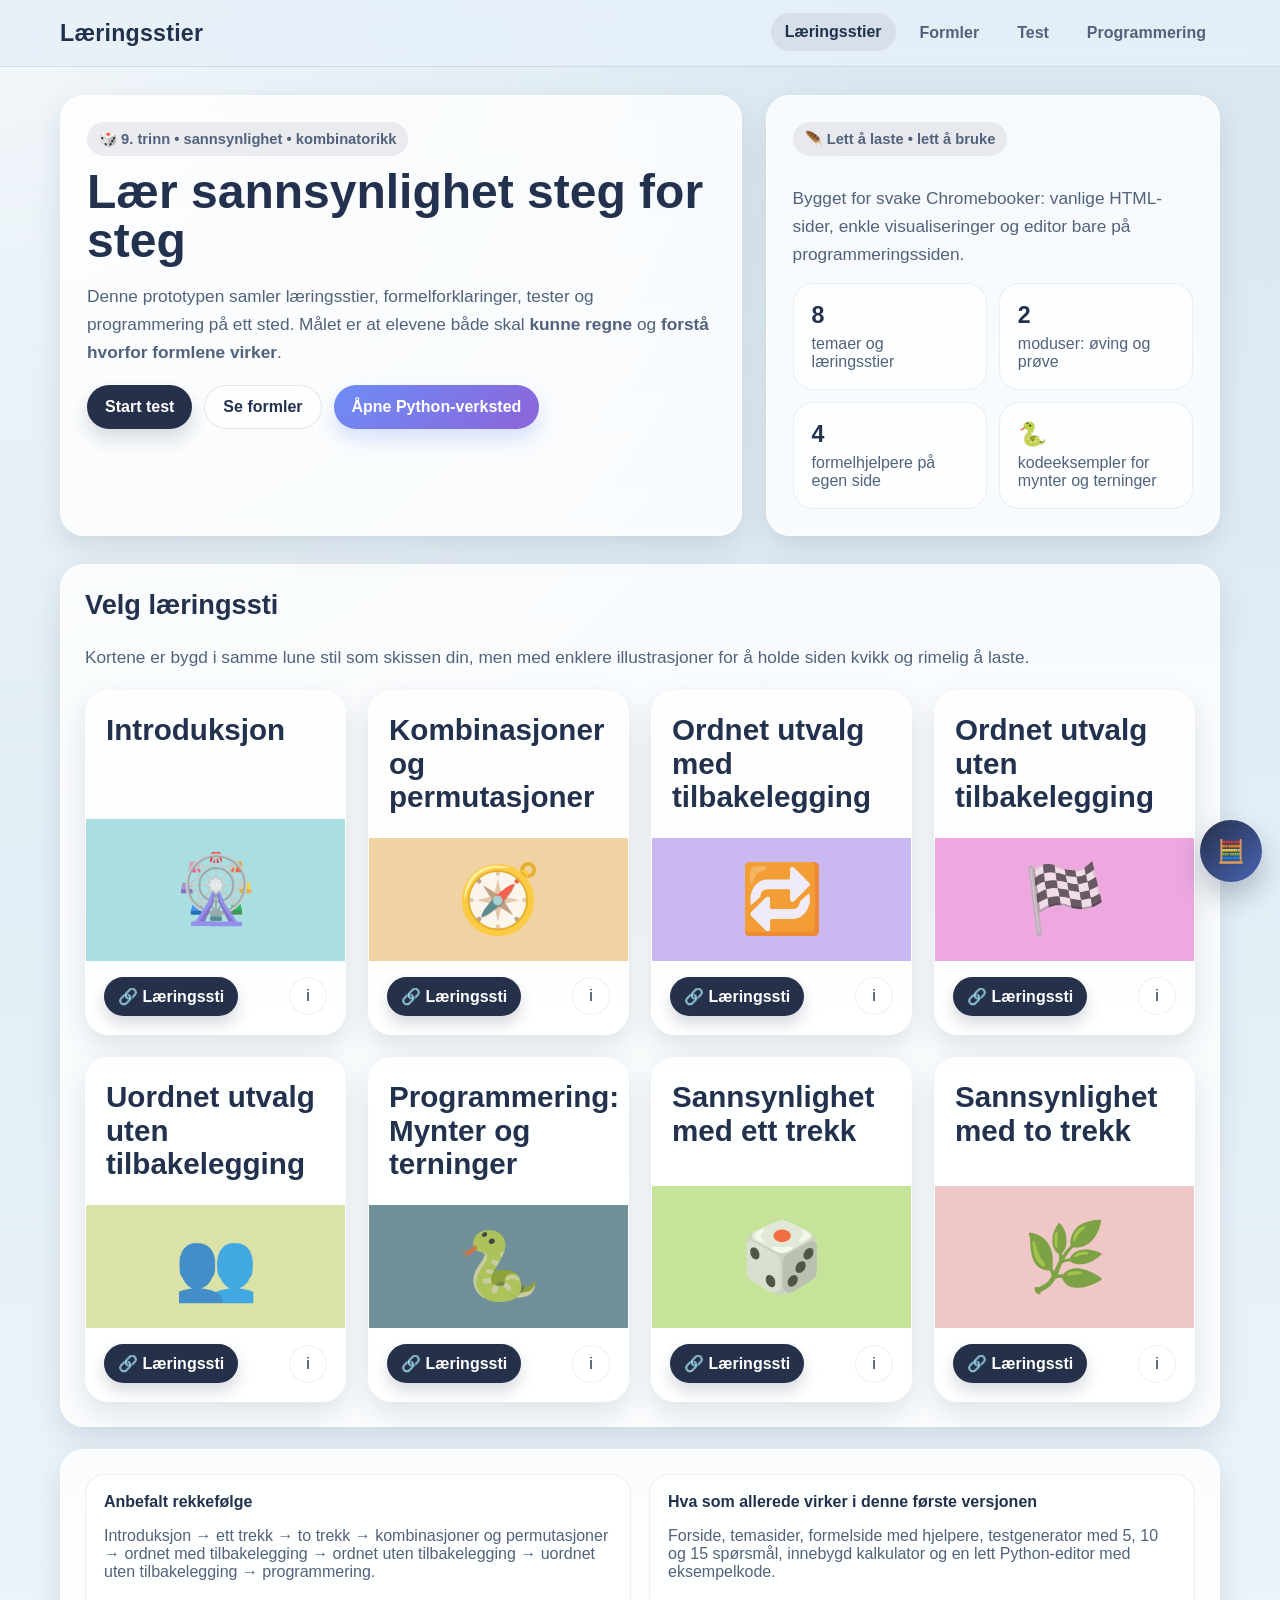
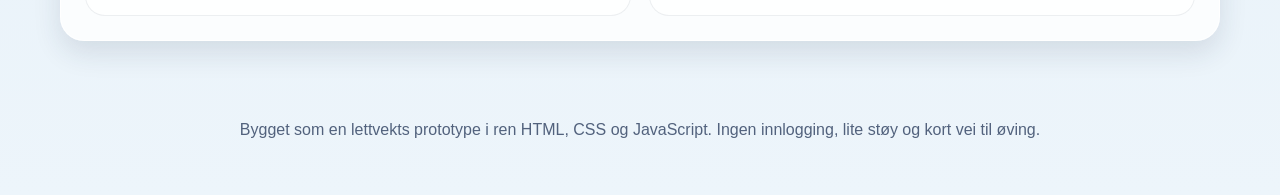
<file: index.html>
<!DOCTYPE html>
    <html lang="no">
    <head>
        <meta charset="UTF-8">
        <meta name="viewport" content="width=device-width, initial-scale=1.0">
        <title>Læringsstier for sannsynlighet</title>
        <link rel="stylesheet" href="css/styles.css">

    </head>
    <body class="">
        <header class="topbar">
            <div class="topbar-inner">
                <a class="brand" href="index.html">Læringsstier</a>
                <nav class="nav">
                    <a href="index.html" data-nav>Læringsstier</a>
<a href="formler.html" data-nav>Formler</a>
<a href="test.html" data-nav>Test</a>
<a href="programmering.html" data-nav>Programmering</a>
                </nav>
            </div>
        </header>


<main class="container">
    <section class="hero">
        <div class="panel hero-copy">
            <div class="eyebrow">🎲 9. trinn • sannsynlighet • kombinatorikk</div>
            <h1>Lær sannsynlighet steg for steg</h1>
            <p class="lead">
                Denne prototypen samler læringsstier, formelforklaringer, tester og programmering på ett sted.
                Målet er at elevene både skal <strong>kunne regne</strong> og <strong>forstå hvorfor formlene virker</strong>.
            </p>
            <div class="hero-actions">
                <a class="btn btn-dark" href="test.html">Start test</a>
                <a class="btn btn-light" href="formler.html">Se formler</a>
                <a class="btn btn-accent" href="programmering.html">Åpne Python-verksted</a>
            </div>
        </div>
        <div class="panel hero-side">
            <div>
                <div class="eyebrow">🪶 Lett å laste • lett å bruke</div>
                <p class="lead" style="margin-bottom: 0;">
                    Bygget for svake Chromebooker: vanlige HTML-sider, enkle visualiseringer og editor bare på programmeringssiden.
                </p>
            </div>
            <div class="stat-grid">
                <div class="stat-card">
                    <strong>8</strong>
                    <span class="muted">temaer og læringsstier</span>
                </div>
                <div class="stat-card">
                    <strong>2</strong>
                    <span class="muted">moduser: øving og prøve</span>
                </div>
                <div class="stat-card">
                    <strong>4</strong>
                    <span class="muted">formelhjelpere på egen side</span>
                </div>
                <div class="stat-card">
                    <strong>🐍</strong>
                    <span class="muted">kodeeksempler for mynter og terninger</span>
                </div>
            </div>
        </div>
    </section>

    <section class="section">
        <h2>Velg læringssti</h2>
        <p class="lead">Kortene er bygd i samme lune stil som skissen din, men med enklere illustrasjoner for å holde siden kvikk og rimelig å laste.</p>

        <div class="grid card-grid">
            <article class="card topic-card">
                <div class="card-top"><h3>Introduksjon</h3></div>
                <div class="card-visual bg-intro"><div class="scene">🎡</div></div>
                <div class="card-bottom">
                    <a class="pill-link" href="tema/introduksjon.html">🔗 Læringssti</a>
                    <span class="icon-bubble">i</span>
                </div>
            </article>

            <article class="card topic-card">
                <div class="card-top"><h3>Kombinasjoner og permutasjoner</h3></div>
                <div class="card-visual bg-combo"><div class="scene">🧭</div></div>
                <div class="card-bottom">
                    <a class="pill-link" href="tema/kombinasjoner-permutasjoner.html">🔗 Læringssti</a>
                    <span class="icon-bubble">i</span>
                </div>
            </article>

            <article class="card topic-card">
                <div class="card-top"><h3>Ordnet utvalg med tilbakelegging</h3></div>
                <div class="card-visual bg-ordered-repl"><div class="scene">🔁</div></div>
                <div class="card-bottom">
                    <a class="pill-link" href="tema/ordnet-med-tilbakelegging.html">🔗 Læringssti</a>
                    <span class="icon-bubble">i</span>
                </div>
            </article>

            <article class="card topic-card">
                <div class="card-top"><h3>Ordnet utvalg uten tilbakelegging</h3></div>
                <div class="card-visual bg-ordered-no-repl"><div class="scene">🏁</div></div>
                <div class="card-bottom">
                    <a class="pill-link" href="tema/ordnet-uten-tilbakelegging.html">🔗 Læringssti</a>
                    <span class="icon-bubble">i</span>
                </div>
            </article>

            <article class="card topic-card">
                <div class="card-top"><h3>Uordnet utvalg uten tilbakelegging</h3></div>
                <div class="card-visual bg-unordered-no-repl"><div class="scene">👥</div></div>
                <div class="card-bottom">
                    <a class="pill-link" href="tema/uordnet-uten-tilbakelegging.html">🔗 Læringssti</a>
                    <span class="icon-bubble">i</span>
                </div>
            </article>

            <article class="card topic-card">
                <div class="card-top"><h3>Programmering: Mynter og terninger</h3></div>
                <div class="card-visual bg-programming"><div class="scene">🐍</div></div>
                <div class="card-bottom">
                    <a class="pill-link" href="programmering.html">🔗 Læringssti</a>
                    <span class="icon-bubble">i</span>
                </div>
            </article>

            <article class="card topic-card">
                <div class="card-top"><h3>Sannsynlighet med ett trekk</h3></div>
                <div class="card-visual bg-one-draw"><div class="scene">🎲</div></div>
                <div class="card-bottom">
                    <a class="pill-link" href="tema/sannsynlighet-ett-trekk.html">🔗 Læringssti</a>
                    <span class="icon-bubble">i</span>
                </div>
            </article>

            <article class="card topic-card">
                <div class="card-top"><h3>Sannsynlighet med to trekk</h3></div>
                <div class="card-visual bg-two-draw"><div class="scene">🌿</div></div>
                <div class="card-bottom">
                    <a class="pill-link" href="tema/sannsynlighet-to-trekk.html">🔗 Læringssti</a>
                    <span class="icon-bubble">i</span>
                </div>
            </article>
        </div>
    </section>

    <section class="section">
        <div class="split">
            <div class="example">
                <strong>Anbefalt rekkefølge</strong>
                <p class="muted">Introduksjon → ett trekk → to trekk → kombinasjoner og permutasjoner → ordnet med tilbakelegging → ordnet uten tilbakelegging → uordnet uten tilbakelegging → programmering.</p>
            </div>
            <div class="example">
                <strong>Hva som allerede virker i denne første versjonen</strong>
                <p class="muted">Forside, temasider, formelside med hjelpere, testgenerator med 5, 10 og 15 spørsmål, innebygd kalkulator og en lett Python-editor med eksempelkode.</p>
            </div>
        </div>
    </section>
</main>


        <footer class="footer">
            <p>Bygget som en lettvekts prototype i ren HTML, CSS og JavaScript. Ingen innlogging, lite støy og kort vei til øving.</p>
        </footer>

        <script src="js/common.js"></script>
<script src="js/calculator.js"></script>
    </body>
    </html>
</file>
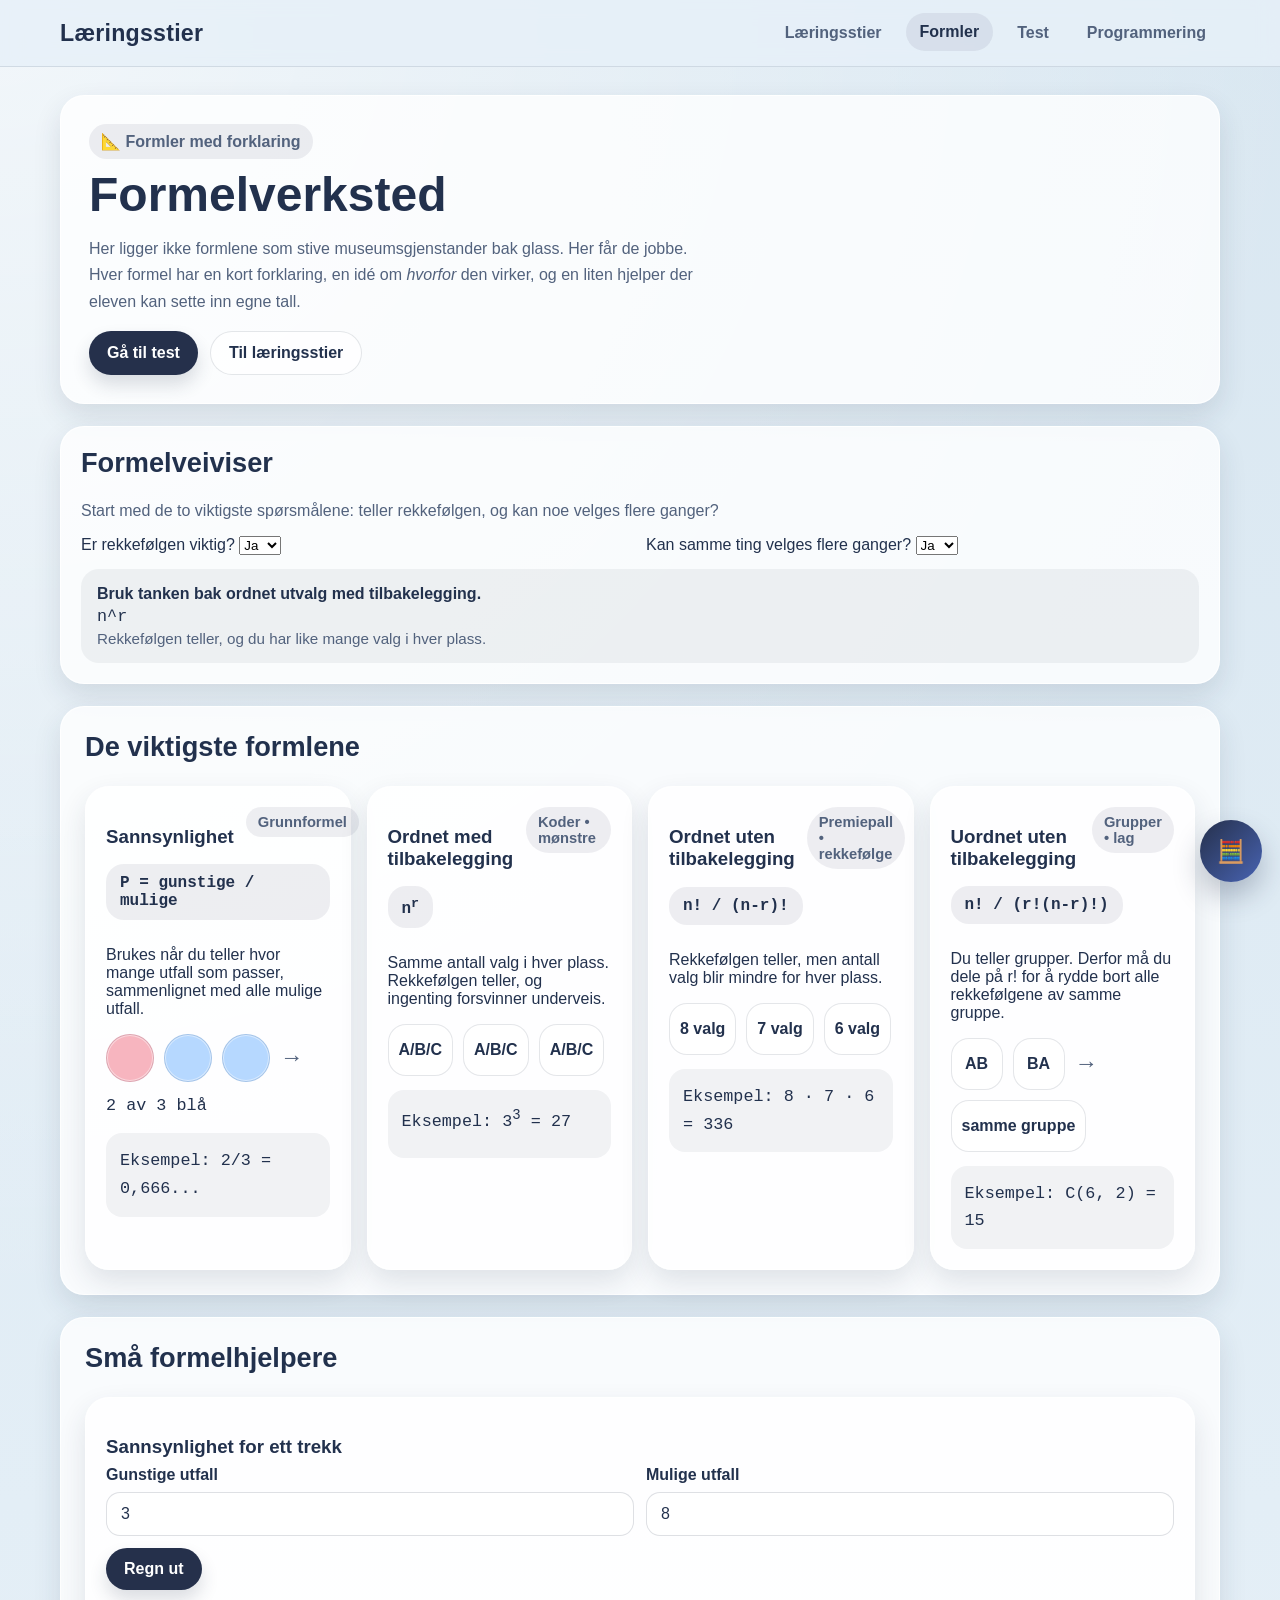
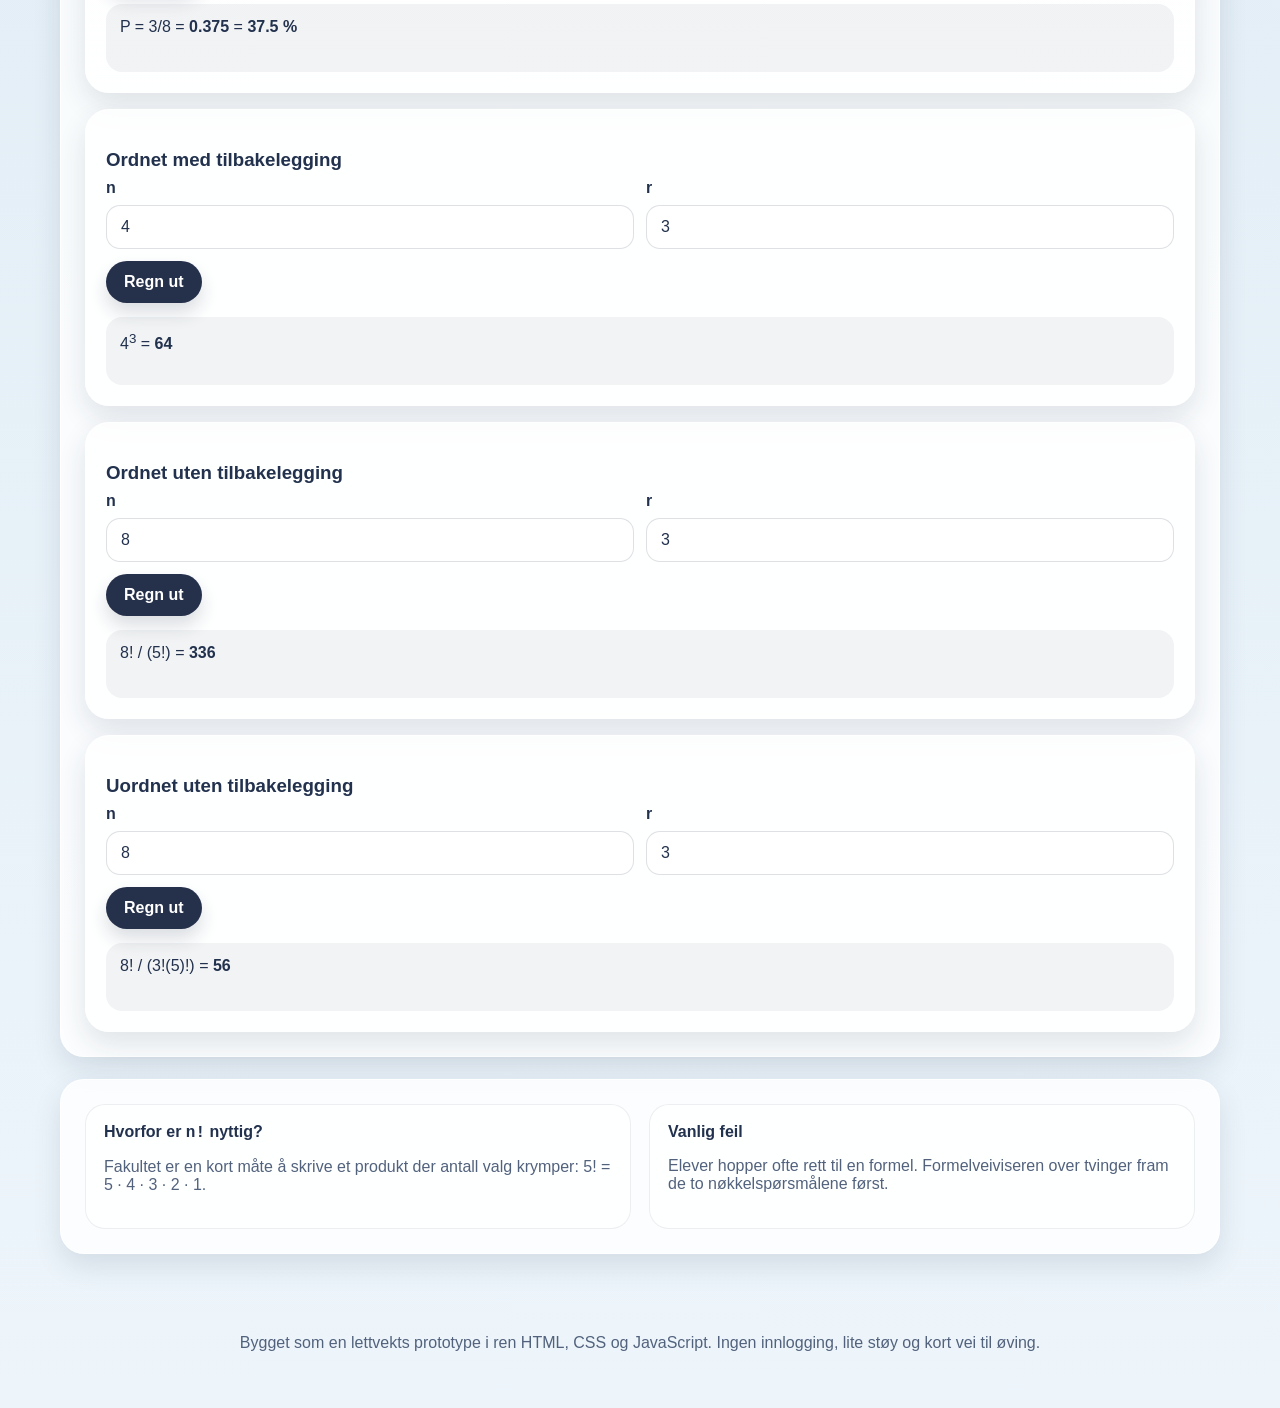
<file: formler.html>
<!DOCTYPE html>
    <html lang="no">
    <head>
        <meta charset="UTF-8">
        <meta name="viewport" content="width=device-width, initial-scale=1.0">
        <title>Formler og forklaringer</title>
        <link rel="stylesheet" href="css/styles.css">

    </head>
    <body class="">
        <header class="topbar">
            <div class="topbar-inner">
                <a class="brand" href="index.html">Læringsstier</a>
                <nav class="nav">
                    <a href="index.html" data-nav>Læringsstier</a>
<a href="formler.html" data-nav>Formler</a>
<a href="test.html" data-nav>Test</a>
<a href="programmering.html" data-nav>Programmering</a>
                </nav>
            </div>
        </header>


<main class="container" id="formulas-page">
    <section class="topic-hero">
        <div class="topic-tag">📐 Formler med forklaring</div>
        <h1 class="page-title">Formelverksted</h1>
        <p>
            Her ligger ikke formlene som stive museumsgjenstander bak glass. Her får de jobbe.
            Hver formel har en kort forklaring, en idé om <em>hvorfor</em> den virker, og en liten hjelper
            der eleven kan sette inn egne tall.
        </p>
        <div class="button-row">
            <a class="btn btn-dark" href="test.html">Gå til test</a>
            <a class="btn btn-light" href="index.html">Til læringsstier</a>
        </div>
    </section>

    <section class="section wizard-card">
        <h2>Formelveiviser</h2>
        <p class="muted">Start med de to viktigste spørsmålene: teller rekkefølgen, og kan noe velges flere ganger?</p>
        <div class="field-grid">
            <div>
                <label for="wizard-order">Er rekkefølgen viktig?</label>
                <select id="wizard-order">
                    <option value="yes">Ja</option>
                    <option value="no">Nei</option>
                </select>
            </div>
            <div>
                <label for="wizard-replacement">Kan samme ting velges flere ganger?</label>
                <select id="wizard-replacement">
                    <option value="yes">Ja</option>
                    <option value="no">Nei</option>
                </select>
            </div>
        </div>
        <div class="wizard-output" id="wizard-output"></div>
    </section>

    <section class="section">
        <h2>De viktigste formlene</h2>
        <div class="formula-grid">
            <article class="helper-card">
                <div class="formula-title">
                    <h3>Sannsynlighet</h3>
                    <span class="topic-pill">Grunnformel</span>
                </div>
                <div class="formula-badge">P = gunstige / mulige</div>
                <p>Brukes når du teller hvor mange utfall som passer, sammenlignet med alle mulige utfall.</p>
                <div class="visual-row">
                    <span class="ball red"></span>
                    <span class="ball blue"></span>
                    <span class="ball blue"></span>
                    <span class="arrow">→</span>
                    <span class="math">2 av 3 blå</span>
                </div>
                <div class="helper-output math">Eksempel: 2/3 = 0,666...</div>
            </article>

            <article class="helper-card">
                <div class="formula-title">
                    <h3>Ordnet med tilbakelegging</h3>
                    <span class="topic-pill">Koder • mønstre</span>
                </div>
                <div class="formula-badge">n<sup>r</sup></div>
                <p>Samme antall valg i hver plass. Rekkefølgen teller, og ingenting forsvinner underveis.</p>
                <div class="visual-row">
                    <span class="slot">A/B/C</span>
                    <span class="slot">A/B/C</span>
                    <span class="slot">A/B/C</span>
                </div>
                <div class="helper-output math">Eksempel: 3<sup>3</sup> = 27</div>
            </article>

            <article class="helper-card">
                <div class="formula-title">
                    <h3>Ordnet uten tilbakelegging</h3>
                    <span class="topic-pill">Premiepall • rekkefølge</span>
                </div>
                <div class="formula-badge">n! / (n-r)!</div>
                <p>Rekkefølgen teller, men antall valg blir mindre for hver plass.</p>
                <div class="visual-row">
                    <span class="slot">8 valg</span>
                    <span class="slot">7 valg</span>
                    <span class="slot">6 valg</span>
                </div>
                <div class="helper-output math">Eksempel: 8 · 7 · 6 = 336</div>
            </article>

            <article class="helper-card">
                <div class="formula-title">
                    <h3>Uordnet uten tilbakelegging</h3>
                    <span class="topic-pill">Grupper • lag</span>
                </div>
                <div class="formula-badge">n! / (r!(n-r)!)</div>
                <p>Du teller grupper. Derfor må du dele på r! for å rydde bort alle rekkefølgene av samme gruppe.</p>
                <div class="visual-row">
                    <span class="chip">AB</span>
                    <span class="chip">BA</span>
                    <span class="arrow">→</span>
                    <span class="chip">samme gruppe</span>
                </div>
                <div class="helper-output math">Eksempel: C(6, 2) = 15</div>
            </article>
        </div>
    </section>

    <section class="section">
        <h2>Små formelhjelpere</h2>
        <div class="helper-grid">
            <article class="helper-card">
                <h3>Sannsynlighet for ett trekk</h3>
                <div class="field-grid">
                    <div>
                        <label for="prob-favorable">Gunstige utfall</label>
                        <input id="prob-favorable" type="number" min="0" value="3">
                    </div>
                    <div>
                        <label for="prob-total">Mulige utfall</label>
                        <input id="prob-total" type="number" min="1" value="8">
                    </div>
                </div>
                <div class="button-row" style="margin-top: 12px;">
                    <button class="btn btn-dark" id="prob-calc" type="button">Regn ut</button>
                </div>
                <div class="helper-output" id="prob-output"></div>
            </article>

            <article class="helper-card">
                <h3>Ordnet med tilbakelegging</h3>
                <div class="field-grid">
                    <div>
                        <label for="or-n">n</label>
                        <input id="or-n" type="number" min="1" value="4">
                    </div>
                    <div>
                        <label for="or-r">r</label>
                        <input id="or-r" type="number" min="0" value="3">
                    </div>
                </div>
                <div class="button-row" style="margin-top: 12px;">
                    <button class="btn btn-dark" id="or-calc" type="button">Regn ut</button>
                </div>
                <div class="helper-output" id="or-output"></div>
            </article>

            <article class="helper-card">
                <h3>Ordnet uten tilbakelegging</h3>
                <div class="field-grid">
                    <div>
                        <label for="onr-n">n</label>
                        <input id="onr-n" type="number" min="1" value="8">
                    </div>
                    <div>
                        <label for="onr-r">r</label>
                        <input id="onr-r" type="number" min="0" value="3">
                    </div>
                </div>
                <div class="button-row" style="margin-top: 12px;">
                    <button class="btn btn-dark" id="onr-calc" type="button">Regn ut</button>
                </div>
                <div class="helper-output" id="onr-output"></div>
            </article>

            <article class="helper-card">
                <h3>Uordnet uten tilbakelegging</h3>
                <div class="field-grid">
                    <div>
                        <label for="unr-n">n</label>
                        <input id="unr-n" type="number" min="1" value="8">
                    </div>
                    <div>
                        <label for="unr-r">r</label>
                        <input id="unr-r" type="number" min="0" value="3">
                    </div>
                </div>
                <div class="button-row" style="margin-top: 12px;">
                    <button class="btn btn-dark" id="unr-calc" type="button">Regn ut</button>
                </div>
                <div class="helper-output" id="unr-output"></div>
            </article>
        </div>
    </section>

    <section class="section">
        <div class="split">
            <div class="example">
                <strong>Hvorfor er <code>n!</code> nyttig?</strong>
                <p class="muted">Fakultet er en kort måte å skrive et produkt der antall valg krymper: 5! = 5 · 4 · 3 · 2 · 1.</p>
            </div>
            <div class="example">
                <strong>Vanlig feil</strong>
                <p class="muted">Elever hopper ofte rett til en formel. Formelveiviseren over tvinger fram de to nøkkelspørsmålene først.</p>
            </div>
        </div>
    </section>
</main>


        <footer class="footer">
            <p>Bygget som en lettvekts prototype i ren HTML, CSS og JavaScript. Ingen innlogging, lite støy og kort vei til øving.</p>
        </footer>

        <script src="js/common.js"></script>
<script src="js/calculator.js"></script>
<script src="js/formulas.js"></script>
    </body>
    </html>
</file>
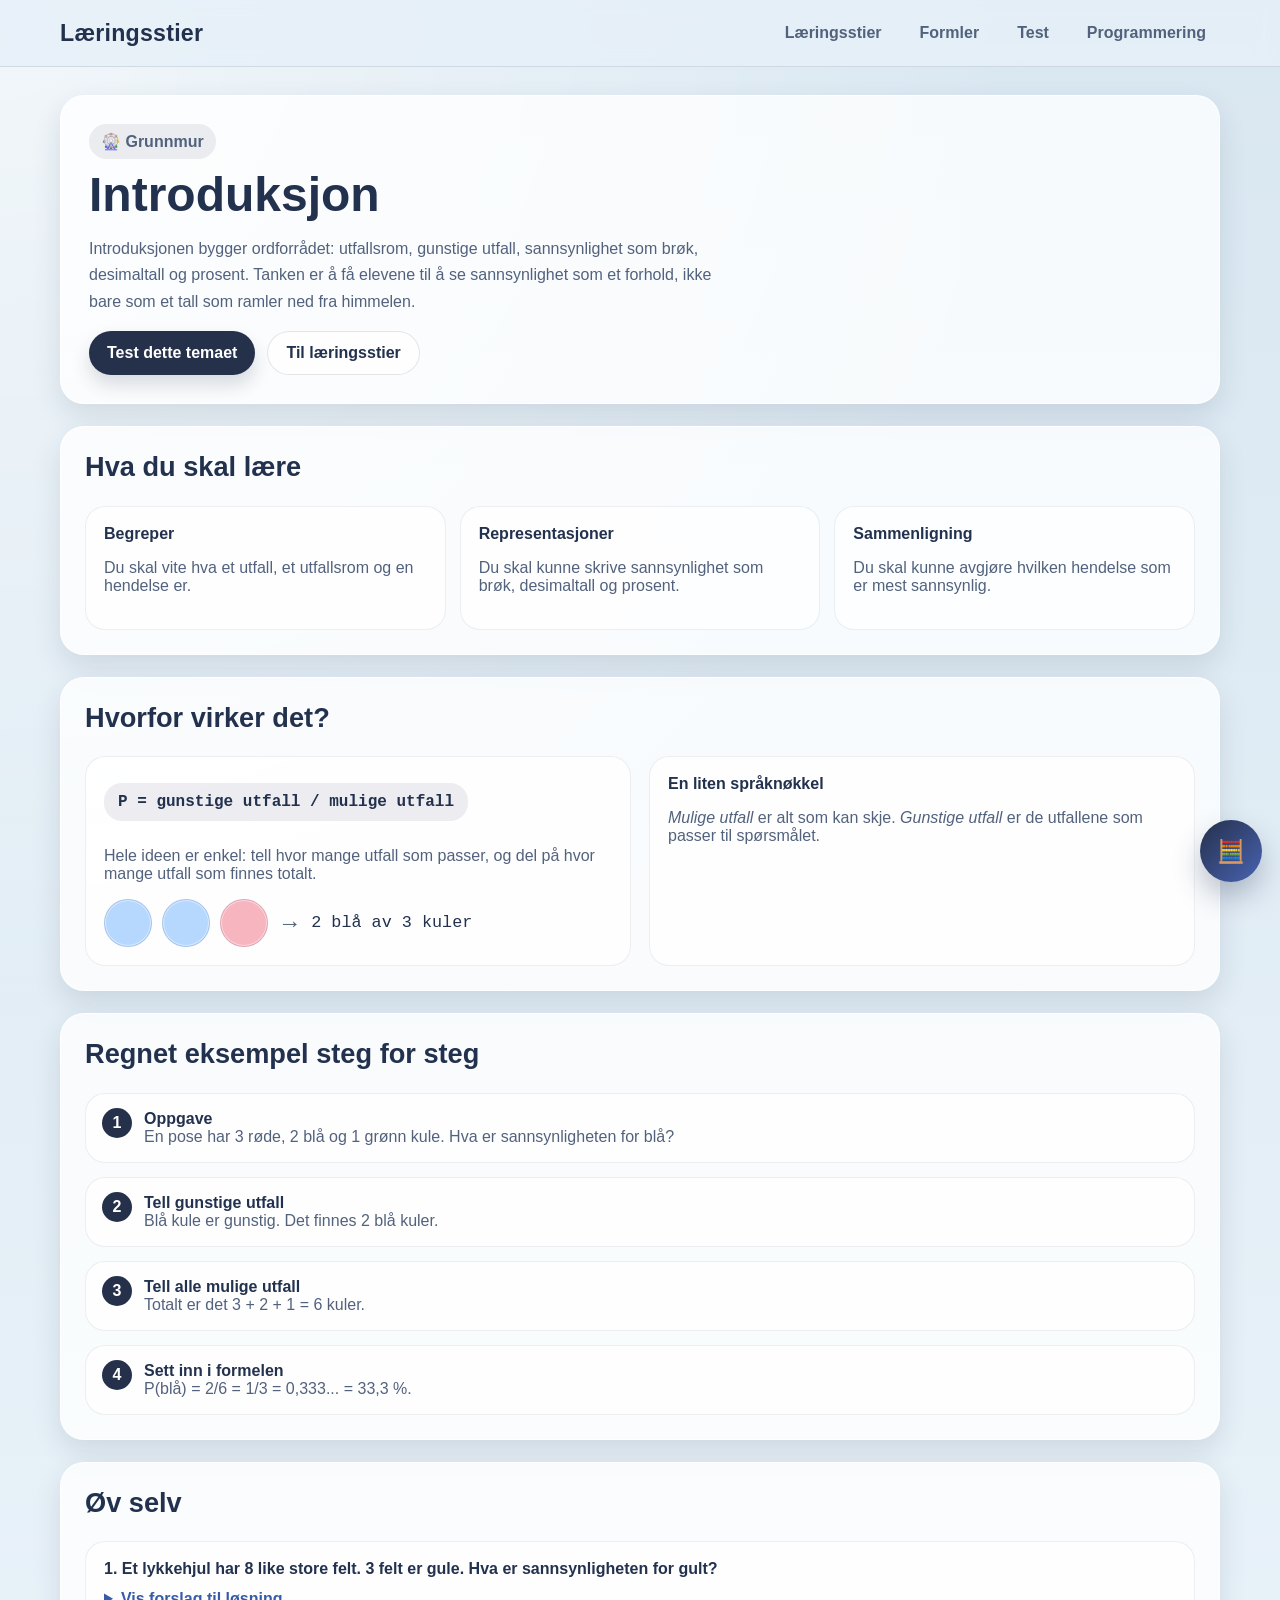
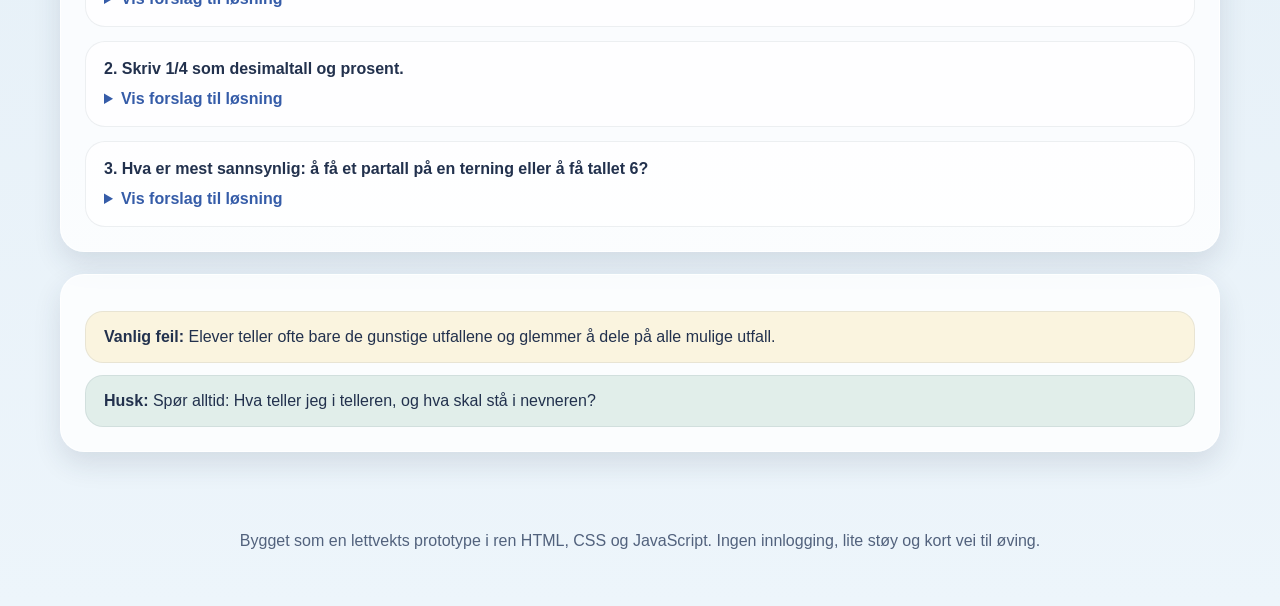
<file: introduksjon.html>
<!DOCTYPE html>
    <html lang="no">
    <head>
        <meta charset="UTF-8">
        <meta name="viewport" content="width=device-width, initial-scale=1.0">
        <title>Introduksjon</title>
        <link rel="stylesheet" href="../css/styles.css">

    </head>
    <body class="">
        <header class="topbar">
            <div class="topbar-inner">
                <a class="brand" href="../index.html">Læringsstier</a>
                <nav class="nav">
                    <a href="../index.html" data-nav>Læringsstier</a>
<a href="../formler.html" data-nav>Formler</a>
<a href="../test.html" data-nav>Test</a>
<a href="../programmering.html" data-nav>Programmering</a>
                </nav>
            </div>
        </header>


<main class="container">
    <section class="topic-hero">
        <div class="topic-tag">🎡 Grunnmur</div>
        <h1 class="page-title">Introduksjon</h1>
        <p>Introduksjonen bygger ordforrådet: utfallsrom, gunstige utfall, sannsynlighet som brøk, desimaltall og prosent. Tanken er å få elevene til å se sannsynlighet som et forhold, ikke bare som et tall som ramler ned fra himmelen.</p>
        <div class="button-row">
            <a class="btn btn-dark" href="../test.html">Test dette temaet</a>
            <a class="btn btn-light" href="../index.html">Til læringsstier</a>
        </div>
    </section>

    <section class="section">
        <h2>Hva du skal lære</h2>
        <div class="info-grid">
            <div class="info-box"><h4>Begreper</h4><p class="muted">Du skal vite hva et utfall, et utfallsrom og en hendelse er.</p></div><div class="info-box"><h4>Representasjoner</h4><p class="muted">Du skal kunne skrive sannsynlighet som brøk, desimaltall og prosent.</p></div><div class="info-box"><h4>Sammenligning</h4><p class="muted">Du skal kunne avgjøre hvilken hendelse som er mest sannsynlig.</p></div>
        </div>
    </section>

    <section class="section">
        <h2>Hvorfor virker det?</h2>

    <div class="split">
        <div class="example">
            <div class="formula-badge">P = gunstige utfall / mulige utfall</div>
            <p class="muted">Hele ideen er enkel: tell hvor mange utfall som passer, og del på hvor mange utfall som finnes totalt.</p>
            <div class="visual-row">
                <span class="ball blue"></span>
                <span class="ball blue"></span>
                <span class="ball red"></span>
                <span class="arrow">→</span>
                <span class="math">2 blå av 3 kuler</span>
            </div>
        </div>
        <div class="example">
            <strong>En liten språknøkkel</strong>
            <p class="muted"><em>Mulige utfall</em> er alt som kan skje. <em>Gunstige utfall</em> er de utfallene som passer til spørsmålet.</p>
        </div>
    </div>

    </section>

    <section class="section">
        <h2>Regnet eksempel steg for steg</h2>
        <div class="step-list">
            <div class="step"><strong>Oppgave</strong><div class="muted">En pose har 3 røde, 2 blå og 1 grønn kule. Hva er sannsynligheten for blå?</div></div><div class="step"><strong>Tell gunstige utfall</strong><div class="muted">Blå kule er gunstig. Det finnes 2 blå kuler.</div></div><div class="step"><strong>Tell alle mulige utfall</strong><div class="muted">Totalt er det 3 + 2 + 1 = 6 kuler.</div></div><div class="step"><strong>Sett inn i formelen</strong><div class="muted">P(blå) = 2/6 = 1/3 = 0,333... = 33,3 %.</div></div>
        </div>
    </section>

    <section class="section">
        <h2>Øv selv</h2>
        <div class="practice-list">

        <div class="practice-item">
            <strong>1. Et lykkehjul har 8 like store felt. 3 felt er gule. Hva er sannsynligheten for gult?</strong>
            <details>
                <summary>Vis forslag til løsning</summary>
                <div class="muted" style="margin-top: 10px;">3 av 8 felt er gunstige. Sannsynligheten er 3/8.</div>
            </details>
        </div>

        <div class="practice-item">
            <strong>2. Skriv 1/4 som desimaltall og prosent.</strong>
            <details>
                <summary>Vis forslag til løsning</summary>
                <div class="muted" style="margin-top: 10px;">1/4 = 0,25 = 25 %.</div>
            </details>
        </div>

        <div class="practice-item">
            <strong>3. Hva er mest sannsynlig: å få et partall på en terning eller å få tallet 6?</strong>
            <details>
                <summary>Vis forslag til løsning</summary>
                <div class="muted" style="margin-top: 10px;">Partall har 3 gunstige utfall: 2, 4 og 6. Tallet 6 har bare 1 gunstig utfall. Partall er derfor mest sannsynlig.</div>
            </details>
        </div>

        </div>
    </section>

    <section class="section">
        <div class="warning"><strong>Vanlig feil:</strong> Elever teller ofte bare de gunstige utfallene og glemmer å dele på alle mulige utfall.</div>
        <div class="success"><strong>Husk:</strong> Spør alltid: Hva teller jeg i telleren, og hva skal stå i nevneren?</div>
    </section>
</main>


        <footer class="footer">
            <p>Bygget som en lettvekts prototype i ren HTML, CSS og JavaScript. Ingen innlogging, lite støy og kort vei til øving.</p>
        </footer>

        <script src="../js/common.js"></script>
<script src="../js/calculator.js"></script>
    </body>
    </html>
</file>
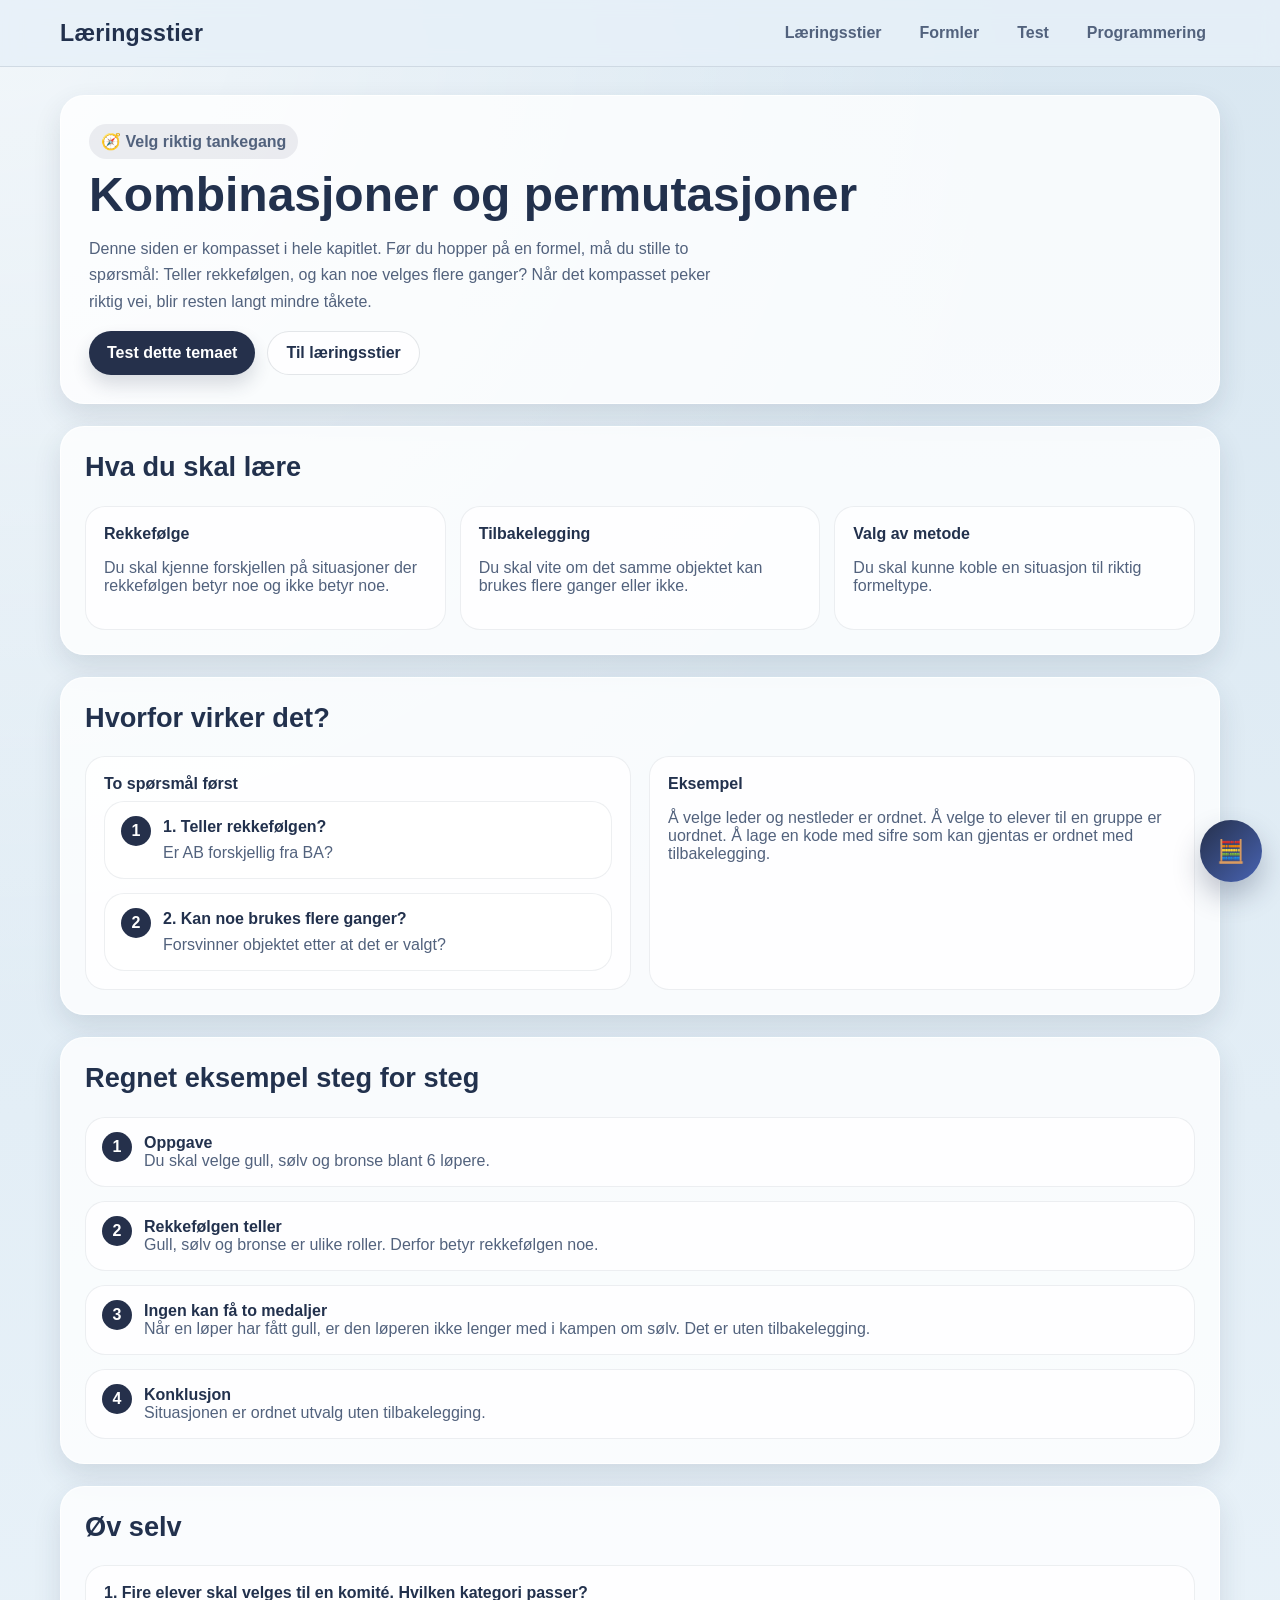
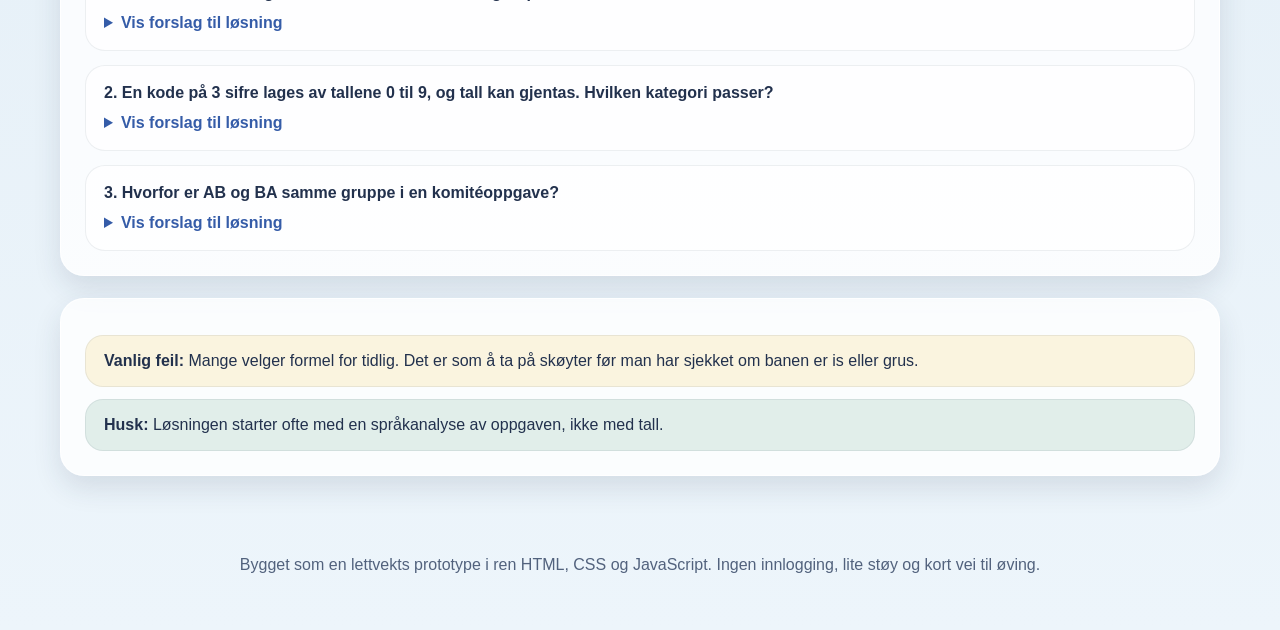
<file: kombinasjoner-permutasjoner.html>
<!DOCTYPE html>
    <html lang="no">
    <head>
        <meta charset="UTF-8">
        <meta name="viewport" content="width=device-width, initial-scale=1.0">
        <title>Kombinasjoner og permutasjoner</title>
        <link rel="stylesheet" href="../css/styles.css">

    </head>
    <body class="">
        <header class="topbar">
            <div class="topbar-inner">
                <a class="brand" href="../index.html">Læringsstier</a>
                <nav class="nav">
                    <a href="../index.html" data-nav>Læringsstier</a>
<a href="../formler.html" data-nav>Formler</a>
<a href="../test.html" data-nav>Test</a>
<a href="../programmering.html" data-nav>Programmering</a>
                </nav>
            </div>
        </header>


<main class="container">
    <section class="topic-hero">
        <div class="topic-tag">🧭 Velg riktig tankegang</div>
        <h1 class="page-title">Kombinasjoner og permutasjoner</h1>
        <p>Denne siden er kompasset i hele kapitlet. Før du hopper på en formel, må du stille to spørsmål: Teller rekkefølgen, og kan noe velges flere ganger? Når det kompasset peker riktig vei, blir resten langt mindre tåkete.</p>
        <div class="button-row">
            <a class="btn btn-dark" href="../test.html">Test dette temaet</a>
            <a class="btn btn-light" href="../index.html">Til læringsstier</a>
        </div>
    </section>

    <section class="section">
        <h2>Hva du skal lære</h2>
        <div class="info-grid">
            <div class="info-box"><h4>Rekkefølge</h4><p class="muted">Du skal kjenne forskjellen på situasjoner der rekkefølgen betyr noe og ikke betyr noe.</p></div><div class="info-box"><h4>Tilbakelegging</h4><p class="muted">Du skal vite om det samme objektet kan brukes flere ganger eller ikke.</p></div><div class="info-box"><h4>Valg av metode</h4><p class="muted">Du skal kunne koble en situasjon til riktig formeltype.</p></div>
        </div>
    </section>

    <section class="section">
        <h2>Hvorfor virker det?</h2>

    <div class="split">
        <div class="example">
            <strong>To spørsmål først</strong>
            <div class="step-list">
                <div class="step"><strong>1. Teller rekkefølgen?</strong><div class="muted">Er AB forskjellig fra BA?</div></div>
                <div class="step"><strong>2. Kan noe brukes flere ganger?</strong><div class="muted">Forsvinner objektet etter at det er valgt?</div></div>
            </div>
        </div>
        <div class="example">
            <strong>Eksempel</strong>
            <p class="muted">Å velge leder og nestleder er ordnet. Å velge to elever til en gruppe er uordnet. Å lage en kode med sifre som kan gjentas er ordnet med tilbakelegging.</p>
        </div>
    </div>

    </section>

    <section class="section">
        <h2>Regnet eksempel steg for steg</h2>
        <div class="step-list">
            <div class="step"><strong>Oppgave</strong><div class="muted">Du skal velge gull, sølv og bronse blant 6 løpere.</div></div><div class="step"><strong>Rekkefølgen teller</strong><div class="muted">Gull, sølv og bronse er ulike roller. Derfor betyr rekkefølgen noe.</div></div><div class="step"><strong>Ingen kan få to medaljer</strong><div class="muted">Når en løper har fått gull, er den løperen ikke lenger med i kampen om sølv. Det er uten tilbakelegging.</div></div><div class="step"><strong>Konklusjon</strong><div class="muted">Situasjonen er ordnet utvalg uten tilbakelegging.</div></div>
        </div>
    </section>

    <section class="section">
        <h2>Øv selv</h2>
        <div class="practice-list">

        <div class="practice-item">
            <strong>1. Fire elever skal velges til en komité. Hvilken kategori passer?</strong>
            <details>
                <summary>Vis forslag til løsning</summary>
                <div class="muted" style="margin-top: 10px;">Uordnet uten tilbakelegging. Rekkefølgen betyr ikke noe, og samme elev kan ikke velges flere ganger.</div>
            </details>
        </div>

        <div class="practice-item">
            <strong>2. En kode på 3 sifre lages av tallene 0 til 9, og tall kan gjentas. Hvilken kategori passer?</strong>
            <details>
                <summary>Vis forslag til løsning</summary>
                <div class="muted" style="margin-top: 10px;">Ordnet med tilbakelegging.</div>
            </details>
        </div>

        <div class="practice-item">
            <strong>3. Hvorfor er AB og BA samme gruppe i en komitéoppgave?</strong>
            <details>
                <summary>Vis forslag til løsning</summary>
                <div class="muted" style="margin-top: 10px;">Fordi det bare er hvem som er med som teller, ikke rekkefølgen.</div>
            </details>
        </div>

        </div>
    </section>

    <section class="section">
        <div class="warning"><strong>Vanlig feil:</strong> Mange velger formel for tidlig. Det er som å ta på skøyter før man har sjekket om banen er is eller grus.</div>
        <div class="success"><strong>Husk:</strong> Løsningen starter ofte med en språkanalyse av oppgaven, ikke med tall.</div>
    </section>
</main>


        <footer class="footer">
            <p>Bygget som en lettvekts prototype i ren HTML, CSS og JavaScript. Ingen innlogging, lite støy og kort vei til øving.</p>
        </footer>

        <script src="../js/common.js"></script>
<script src="../js/calculator.js"></script>
    </body>
    </html>
</file>
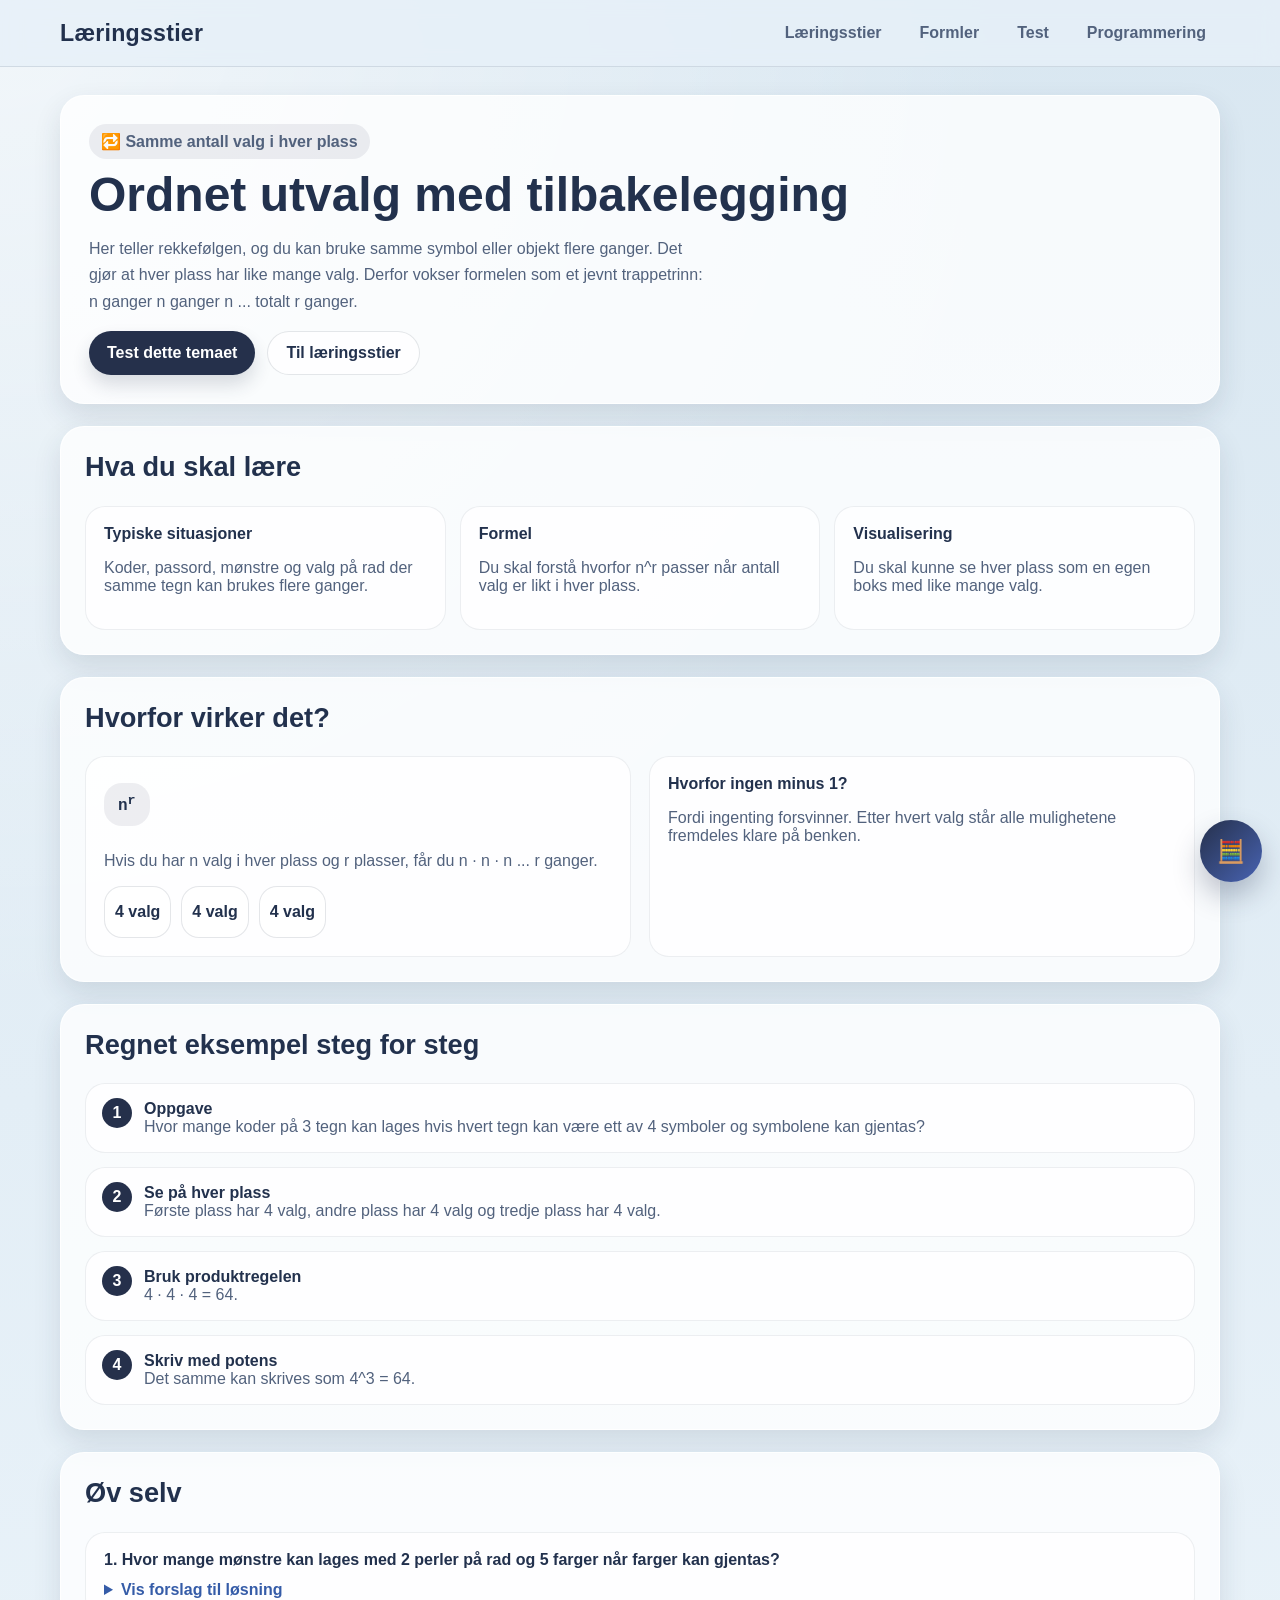
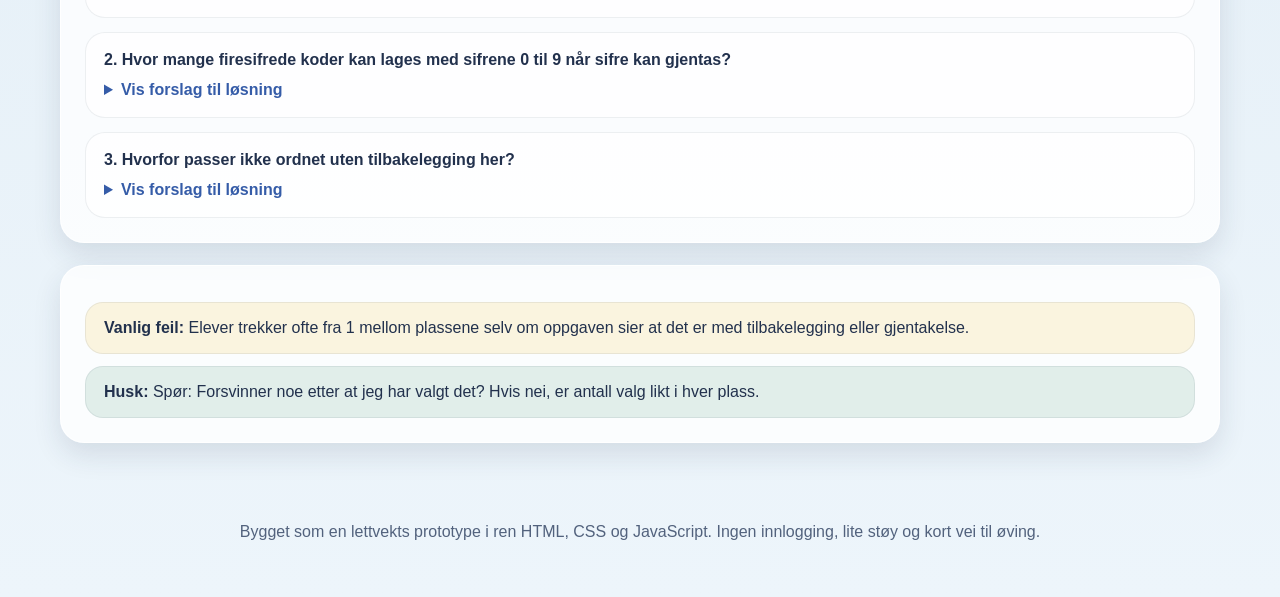
<file: ordnet-med-tilbakelegging.html>
<!DOCTYPE html>
    <html lang="no">
    <head>
        <meta charset="UTF-8">
        <meta name="viewport" content="width=device-width, initial-scale=1.0">
        <title>Ordnet utvalg med tilbakelegging</title>
        <link rel="stylesheet" href="../css/styles.css">

    </head>
    <body class="">
        <header class="topbar">
            <div class="topbar-inner">
                <a class="brand" href="../index.html">Læringsstier</a>
                <nav class="nav">
                    <a href="../index.html" data-nav>Læringsstier</a>
<a href="../formler.html" data-nav>Formler</a>
<a href="../test.html" data-nav>Test</a>
<a href="../programmering.html" data-nav>Programmering</a>
                </nav>
            </div>
        </header>


<main class="container">
    <section class="topic-hero">
        <div class="topic-tag">🔁 Samme antall valg i hver plass</div>
        <h1 class="page-title">Ordnet utvalg med tilbakelegging</h1>
        <p>Her teller rekkefølgen, og du kan bruke samme symbol eller objekt flere ganger. Det gjør at hver plass har like mange valg. Derfor vokser formelen som et jevnt trappetrinn: n ganger n ganger n ... totalt r ganger.</p>
        <div class="button-row">
            <a class="btn btn-dark" href="../test.html">Test dette temaet</a>
            <a class="btn btn-light" href="../index.html">Til læringsstier</a>
        </div>
    </section>

    <section class="section">
        <h2>Hva du skal lære</h2>
        <div class="info-grid">
            <div class="info-box"><h4>Typiske situasjoner</h4><p class="muted">Koder, passord, mønstre og valg på rad der samme tegn kan brukes flere ganger.</p></div><div class="info-box"><h4>Formel</h4><p class="muted">Du skal forstå hvorfor n^r passer når antall valg er likt i hver plass.</p></div><div class="info-box"><h4>Visualisering</h4><p class="muted">Du skal kunne se hver plass som en egen boks med like mange valg.</p></div>
        </div>
    </section>

    <section class="section">
        <h2>Hvorfor virker det?</h2>

    <div class="split">
        <div class="example">
            <div class="formula-badge">n<sup>r</sup></div>
            <p class="muted">Hvis du har n valg i hver plass og r plasser, får du n · n · n ... r ganger.</p>
            <div class="visual-row">
                <span class="slot">4 valg</span>
                <span class="slot">4 valg</span>
                <span class="slot">4 valg</span>
            </div>
        </div>
        <div class="example">
            <strong>Hvorfor ingen minus 1?</strong>
            <p class="muted">Fordi ingenting forsvinner. Etter hvert valg står alle mulighetene fremdeles klare på benken.</p>
        </div>
    </div>

    </section>

    <section class="section">
        <h2>Regnet eksempel steg for steg</h2>
        <div class="step-list">
            <div class="step"><strong>Oppgave</strong><div class="muted">Hvor mange koder på 3 tegn kan lages hvis hvert tegn kan være ett av 4 symboler og symbolene kan gjentas?</div></div><div class="step"><strong>Se på hver plass</strong><div class="muted">Første plass har 4 valg, andre plass har 4 valg og tredje plass har 4 valg.</div></div><div class="step"><strong>Bruk produktregelen</strong><div class="muted">4 · 4 · 4 = 64.</div></div><div class="step"><strong>Skriv med potens</strong><div class="muted">Det samme kan skrives som 4^3 = 64.</div></div>
        </div>
    </section>

    <section class="section">
        <h2>Øv selv</h2>
        <div class="practice-list">

        <div class="practice-item">
            <strong>1. Hvor mange mønstre kan lages med 2 perler på rad og 5 farger når farger kan gjentas?</strong>
            <details>
                <summary>Vis forslag til løsning</summary>
                <div class="muted" style="margin-top: 10px;">5 · 5 = 25 mønstre.</div>
            </details>
        </div>

        <div class="practice-item">
            <strong>2. Hvor mange firesifrede koder kan lages med sifrene 0 til 9 når sifre kan gjentas?</strong>
            <details>
                <summary>Vis forslag til løsning</summary>
                <div class="muted" style="margin-top: 10px;">10^4 = 10000.</div>
            </details>
        </div>

        <div class="practice-item">
            <strong>3. Hvorfor passer ikke ordnet uten tilbakelegging her?</strong>
            <details>
                <summary>Vis forslag til løsning</summary>
                <div class="muted" style="margin-top: 10px;">Fordi symbolene kan brukes igjen. Antall valg blir ikke mindre underveis.</div>
            </details>
        </div>

        </div>
    </section>

    <section class="section">
        <div class="warning"><strong>Vanlig feil:</strong> Elever trekker ofte fra 1 mellom plassene selv om oppgaven sier at det er med tilbakelegging eller gjentakelse.</div>
        <div class="success"><strong>Husk:</strong> Spør: Forsvinner noe etter at jeg har valgt det? Hvis nei, er antall valg likt i hver plass.</div>
    </section>
</main>


        <footer class="footer">
            <p>Bygget som en lettvekts prototype i ren HTML, CSS og JavaScript. Ingen innlogging, lite støy og kort vei til øving.</p>
        </footer>

        <script src="../js/common.js"></script>
<script src="../js/calculator.js"></script>
    </body>
    </html>
</file>
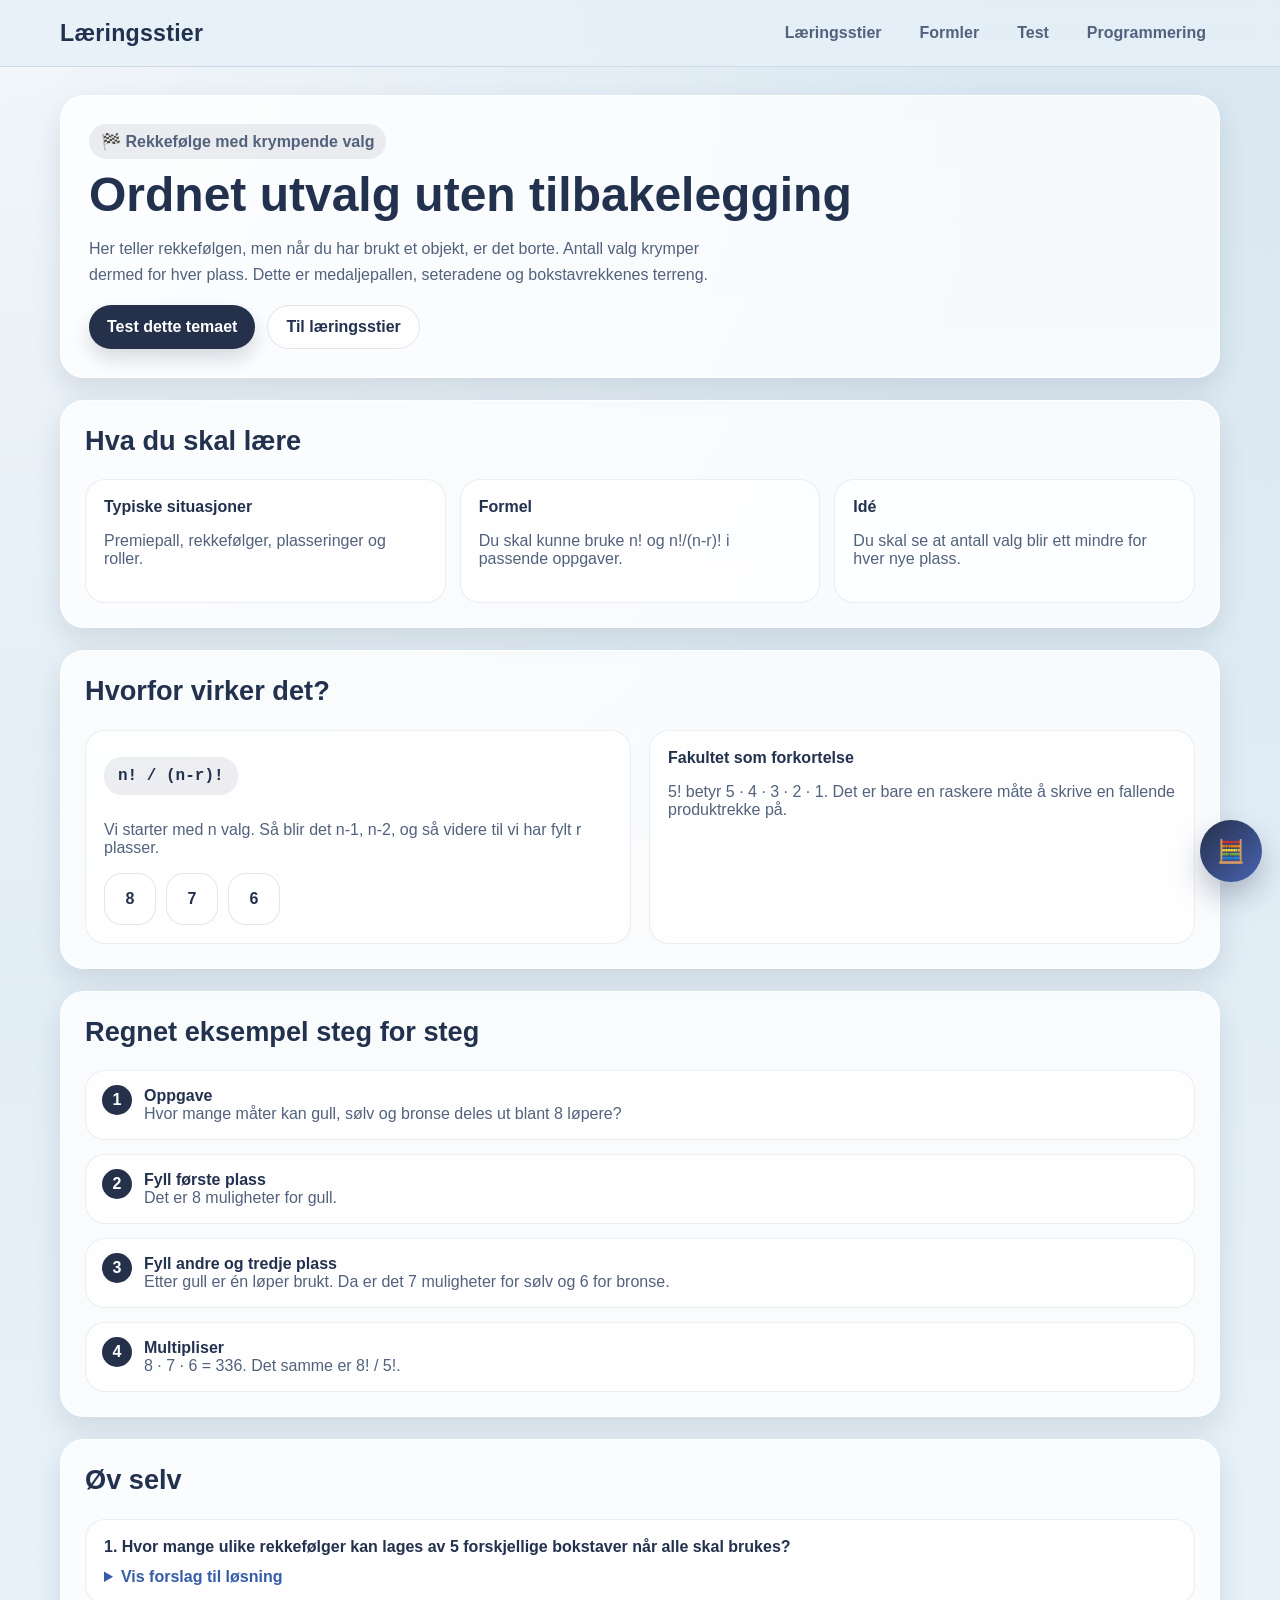
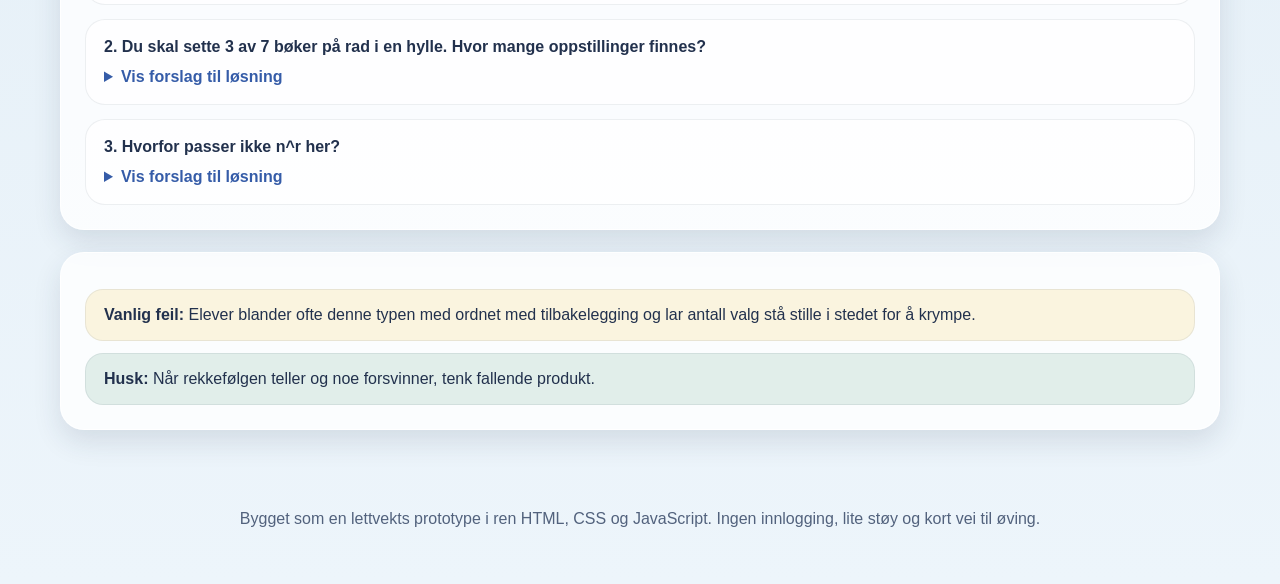
<file: ordnet-uten-tilbakelegging.html>
<!DOCTYPE html>
    <html lang="no">
    <head>
        <meta charset="UTF-8">
        <meta name="viewport" content="width=device-width, initial-scale=1.0">
        <title>Ordnet utvalg uten tilbakelegging</title>
        <link rel="stylesheet" href="../css/styles.css">

    </head>
    <body class="">
        <header class="topbar">
            <div class="topbar-inner">
                <a class="brand" href="../index.html">Læringsstier</a>
                <nav class="nav">
                    <a href="../index.html" data-nav>Læringsstier</a>
<a href="../formler.html" data-nav>Formler</a>
<a href="../test.html" data-nav>Test</a>
<a href="../programmering.html" data-nav>Programmering</a>
                </nav>
            </div>
        </header>


<main class="container">
    <section class="topic-hero">
        <div class="topic-tag">🏁 Rekkefølge med krympende valg</div>
        <h1 class="page-title">Ordnet utvalg uten tilbakelegging</h1>
        <p>Her teller rekkefølgen, men når du har brukt et objekt, er det borte. Antall valg krymper dermed for hver plass. Dette er medaljepallen, seteradene og bokstavrekkenes terreng.</p>
        <div class="button-row">
            <a class="btn btn-dark" href="../test.html">Test dette temaet</a>
            <a class="btn btn-light" href="../index.html">Til læringsstier</a>
        </div>
    </section>

    <section class="section">
        <h2>Hva du skal lære</h2>
        <div class="info-grid">
            <div class="info-box"><h4>Typiske situasjoner</h4><p class="muted">Premiepall, rekkefølger, plasseringer og roller.</p></div><div class="info-box"><h4>Formel</h4><p class="muted">Du skal kunne bruke n! og n!/(n-r)! i passende oppgaver.</p></div><div class="info-box"><h4>Idé</h4><p class="muted">Du skal se at antall valg blir ett mindre for hver nye plass.</p></div>
        </div>
    </section>

    <section class="section">
        <h2>Hvorfor virker det?</h2>

    <div class="split">
        <div class="example">
            <div class="formula-badge">n! / (n-r)!</div>
            <p class="muted">Vi starter med n valg. Så blir det n-1, n-2, og så videre til vi har fylt r plasser.</p>
            <div class="visual-row">
                <span class="slot">8</span>
                <span class="slot">7</span>
                <span class="slot">6</span>
            </div>
        </div>
        <div class="example">
            <strong>Fakultet som forkortelse</strong>
            <p class="muted">5! betyr 5 · 4 · 3 · 2 · 1. Det er bare en raskere måte å skrive en fallende produktrekke på.</p>
        </div>
    </div>

    </section>

    <section class="section">
        <h2>Regnet eksempel steg for steg</h2>
        <div class="step-list">
            <div class="step"><strong>Oppgave</strong><div class="muted">Hvor mange måter kan gull, sølv og bronse deles ut blant 8 løpere?</div></div><div class="step"><strong>Fyll første plass</strong><div class="muted">Det er 8 muligheter for gull.</div></div><div class="step"><strong>Fyll andre og tredje plass</strong><div class="muted">Etter gull er én løper brukt. Da er det 7 muligheter for sølv og 6 for bronse.</div></div><div class="step"><strong>Multipliser</strong><div class="muted">8 · 7 · 6 = 336. Det samme er 8! / 5!.</div></div>
        </div>
    </section>

    <section class="section">
        <h2>Øv selv</h2>
        <div class="practice-list">

        <div class="practice-item">
            <strong>1. Hvor mange ulike rekkefølger kan lages av 5 forskjellige bokstaver når alle skal brukes?</strong>
            <details>
                <summary>Vis forslag til løsning</summary>
                <div class="muted" style="margin-top: 10px;">5! = 120.</div>
            </details>
        </div>

        <div class="practice-item">
            <strong>2. Du skal sette 3 av 7 bøker på rad i en hylle. Hvor mange oppstillinger finnes?</strong>
            <details>
                <summary>Vis forslag til løsning</summary>
                <div class="muted" style="margin-top: 10px;">7 · 6 · 5 = 210.</div>
            </details>
        </div>

        <div class="practice-item">
            <strong>3. Hvorfor passer ikke n^r her?</strong>
            <details>
                <summary>Vis forslag til løsning</summary>
                <div class="muted" style="margin-top: 10px;">Fordi antall valg ikke er likt i hver plass. Hver gang et objekt brukes, forsvinner det.</div>
            </details>
        </div>

        </div>
    </section>

    <section class="section">
        <div class="warning"><strong>Vanlig feil:</strong> Elever blander ofte denne typen med ordnet med tilbakelegging og lar antall valg stå stille i stedet for å krympe.</div>
        <div class="success"><strong>Husk:</strong> Når rekkefølgen teller og noe forsvinner, tenk fallende produkt.</div>
    </section>
</main>


        <footer class="footer">
            <p>Bygget som en lettvekts prototype i ren HTML, CSS og JavaScript. Ingen innlogging, lite støy og kort vei til øving.</p>
        </footer>

        <script src="../js/common.js"></script>
<script src="../js/calculator.js"></script>
    </body>
    </html>
</file>
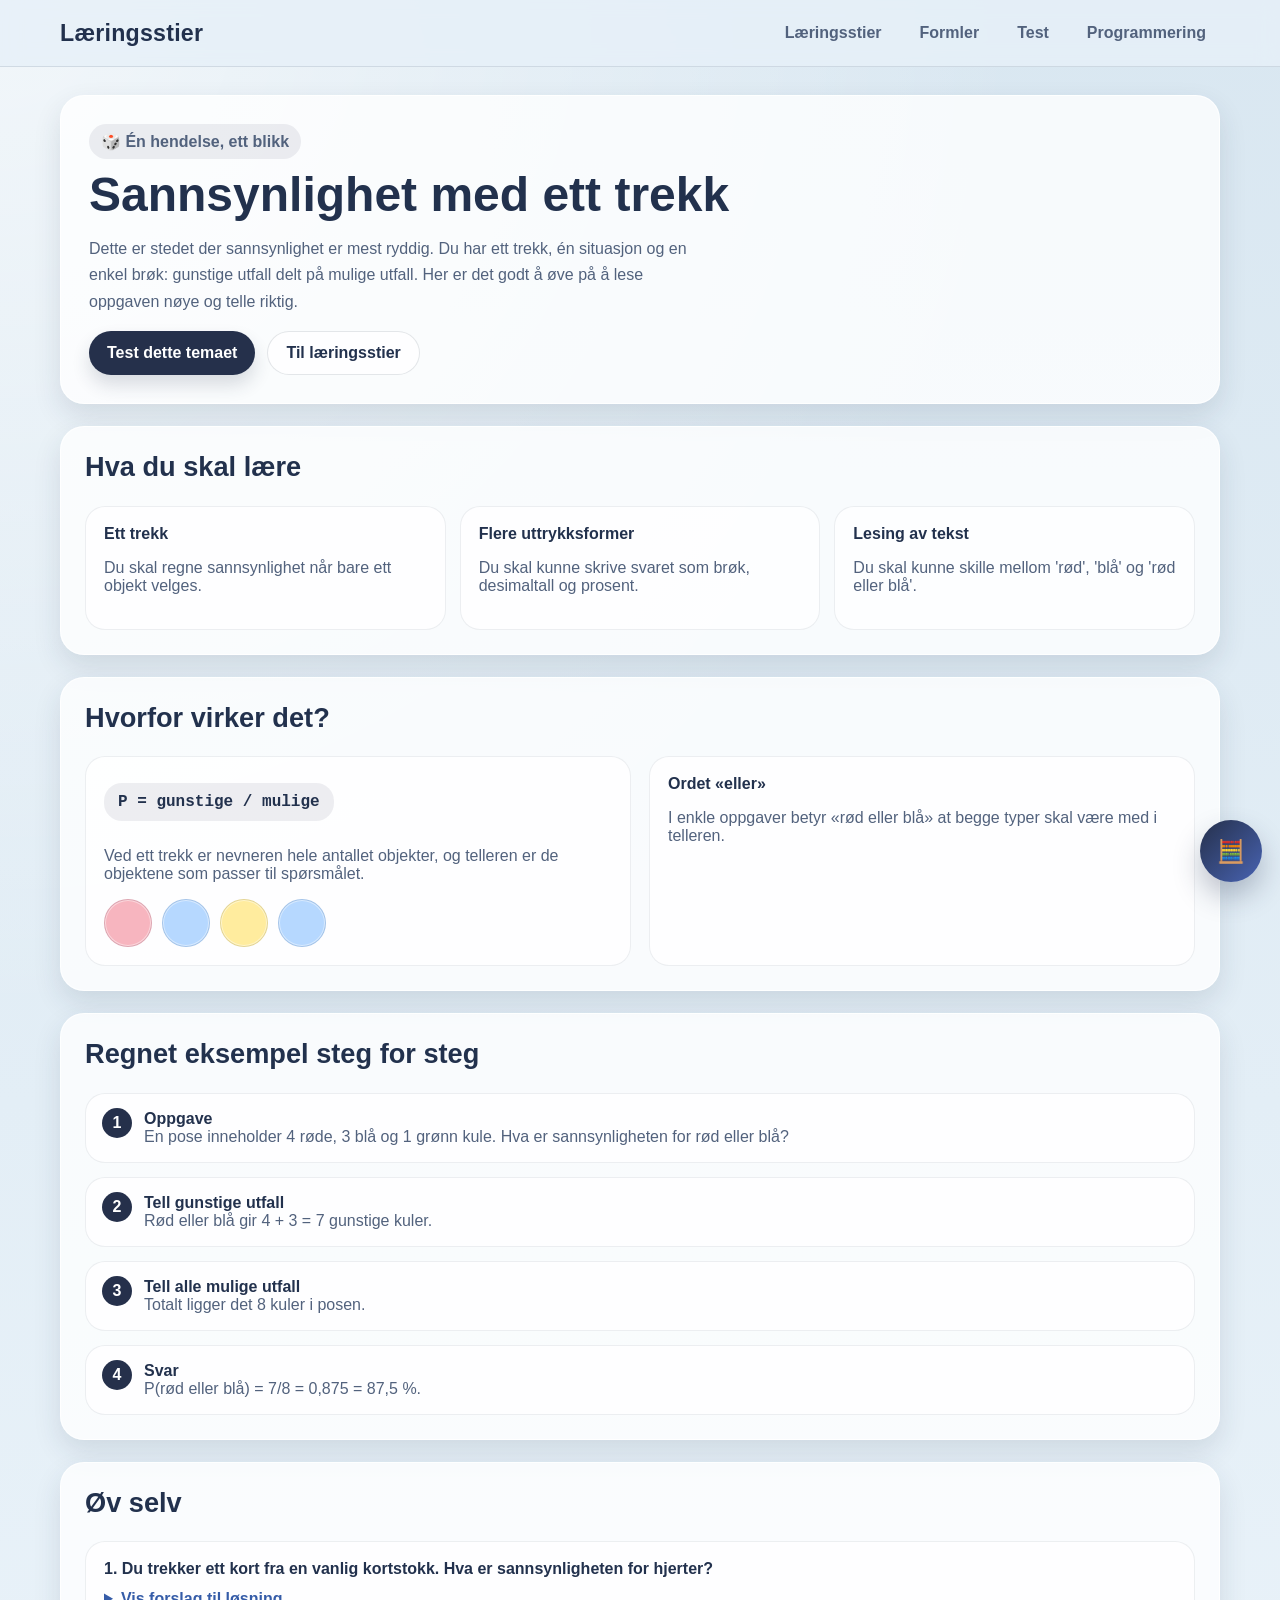
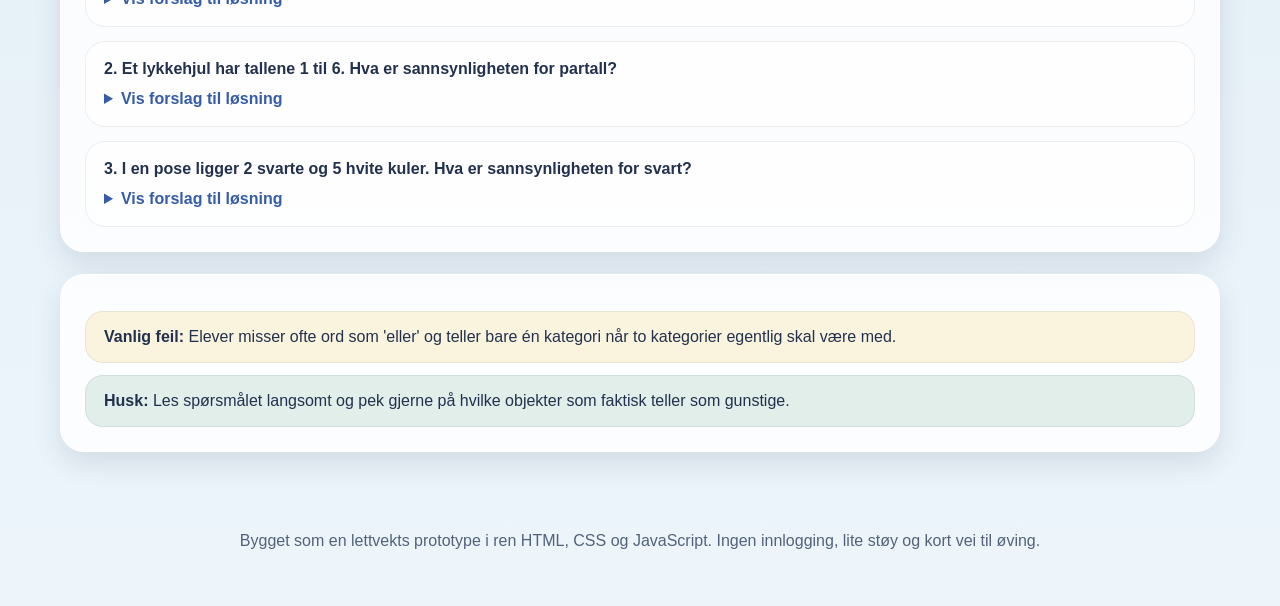
<file: sannsynlighet-ett-trekk.html>
<!DOCTYPE html>
    <html lang="no">
    <head>
        <meta charset="UTF-8">
        <meta name="viewport" content="width=device-width, initial-scale=1.0">
        <title>Sannsynlighet med ett trekk</title>
        <link rel="stylesheet" href="../css/styles.css">

    </head>
    <body class="">
        <header class="topbar">
            <div class="topbar-inner">
                <a class="brand" href="../index.html">Læringsstier</a>
                <nav class="nav">
                    <a href="../index.html" data-nav>Læringsstier</a>
<a href="../formler.html" data-nav>Formler</a>
<a href="../test.html" data-nav>Test</a>
<a href="../programmering.html" data-nav>Programmering</a>
                </nav>
            </div>
        </header>


<main class="container">
    <section class="topic-hero">
        <div class="topic-tag">🎲 Én hendelse, ett blikk</div>
        <h1 class="page-title">Sannsynlighet med ett trekk</h1>
        <p>Dette er stedet der sannsynlighet er mest ryddig. Du har ett trekk, én situasjon og en enkel brøk: gunstige utfall delt på mulige utfall. Her er det godt å øve på å lese oppgaven nøye og telle riktig.</p>
        <div class="button-row">
            <a class="btn btn-dark" href="../test.html">Test dette temaet</a>
            <a class="btn btn-light" href="../index.html">Til læringsstier</a>
        </div>
    </section>

    <section class="section">
        <h2>Hva du skal lære</h2>
        <div class="info-grid">
            <div class="info-box"><h4>Ett trekk</h4><p class="muted">Du skal regne sannsynlighet når bare ett objekt velges.</p></div><div class="info-box"><h4>Flere uttrykksformer</h4><p class="muted">Du skal kunne skrive svaret som brøk, desimaltall og prosent.</p></div><div class="info-box"><h4>Lesing av tekst</h4><p class="muted">Du skal kunne skille mellom 'rød', 'blå' og 'rød eller blå'.</p></div>
        </div>
    </section>

    <section class="section">
        <h2>Hvorfor virker det?</h2>

    <div class="split">
        <div class="example">
            <div class="formula-badge">P = gunstige / mulige</div>
            <p class="muted">Ved ett trekk er nevneren hele antallet objekter, og telleren er de objektene som passer til spørsmålet.</p>
            <div class="visual-row">
                <span class="ball red"></span>
                <span class="ball blue"></span>
                <span class="ball yellow"></span>
                <span class="ball blue"></span>
            </div>
        </div>
        <div class="example">
            <strong>Ordet «eller»</strong>
            <p class="muted">I enkle oppgaver betyr «rød eller blå» at begge typer skal være med i telleren.</p>
        </div>
    </div>

    </section>

    <section class="section">
        <h2>Regnet eksempel steg for steg</h2>
        <div class="step-list">
            <div class="step"><strong>Oppgave</strong><div class="muted">En pose inneholder 4 røde, 3 blå og 1 grønn kule. Hva er sannsynligheten for rød eller blå?</div></div><div class="step"><strong>Tell gunstige utfall</strong><div class="muted">Rød eller blå gir 4 + 3 = 7 gunstige kuler.</div></div><div class="step"><strong>Tell alle mulige utfall</strong><div class="muted">Totalt ligger det 8 kuler i posen.</div></div><div class="step"><strong>Svar</strong><div class="muted">P(rød eller blå) = 7/8 = 0,875 = 87,5 %.</div></div>
        </div>
    </section>

    <section class="section">
        <h2>Øv selv</h2>
        <div class="practice-list">

        <div class="practice-item">
            <strong>1. Du trekker ett kort fra en vanlig kortstokk. Hva er sannsynligheten for hjerter?</strong>
            <details>
                <summary>Vis forslag til løsning</summary>
                <div class="muted" style="margin-top: 10px;">13/52 = 1/4.</div>
            </details>
        </div>

        <div class="practice-item">
            <strong>2. Et lykkehjul har tallene 1 til 6. Hva er sannsynligheten for partall?</strong>
            <details>
                <summary>Vis forslag til løsning</summary>
                <div class="muted" style="margin-top: 10px;">Partallene er 2, 4 og 6. Det gir 3/6 = 1/2.</div>
            </details>
        </div>

        <div class="practice-item">
            <strong>3. I en pose ligger 2 svarte og 5 hvite kuler. Hva er sannsynligheten for svart?</strong>
            <details>
                <summary>Vis forslag til løsning</summary>
                <div class="muted" style="margin-top: 10px;">2/7.</div>
            </details>
        </div>

        </div>
    </section>

    <section class="section">
        <div class="warning"><strong>Vanlig feil:</strong> Elever misser ofte ord som 'eller' og teller bare én kategori når to kategorier egentlig skal være med.</div>
        <div class="success"><strong>Husk:</strong> Les spørsmålet langsomt og pek gjerne på hvilke objekter som faktisk teller som gunstige.</div>
    </section>
</main>


        <footer class="footer">
            <p>Bygget som en lettvekts prototype i ren HTML, CSS og JavaScript. Ingen innlogging, lite støy og kort vei til øving.</p>
        </footer>

        <script src="../js/common.js"></script>
<script src="../js/calculator.js"></script>
    </body>
    </html>
</file>
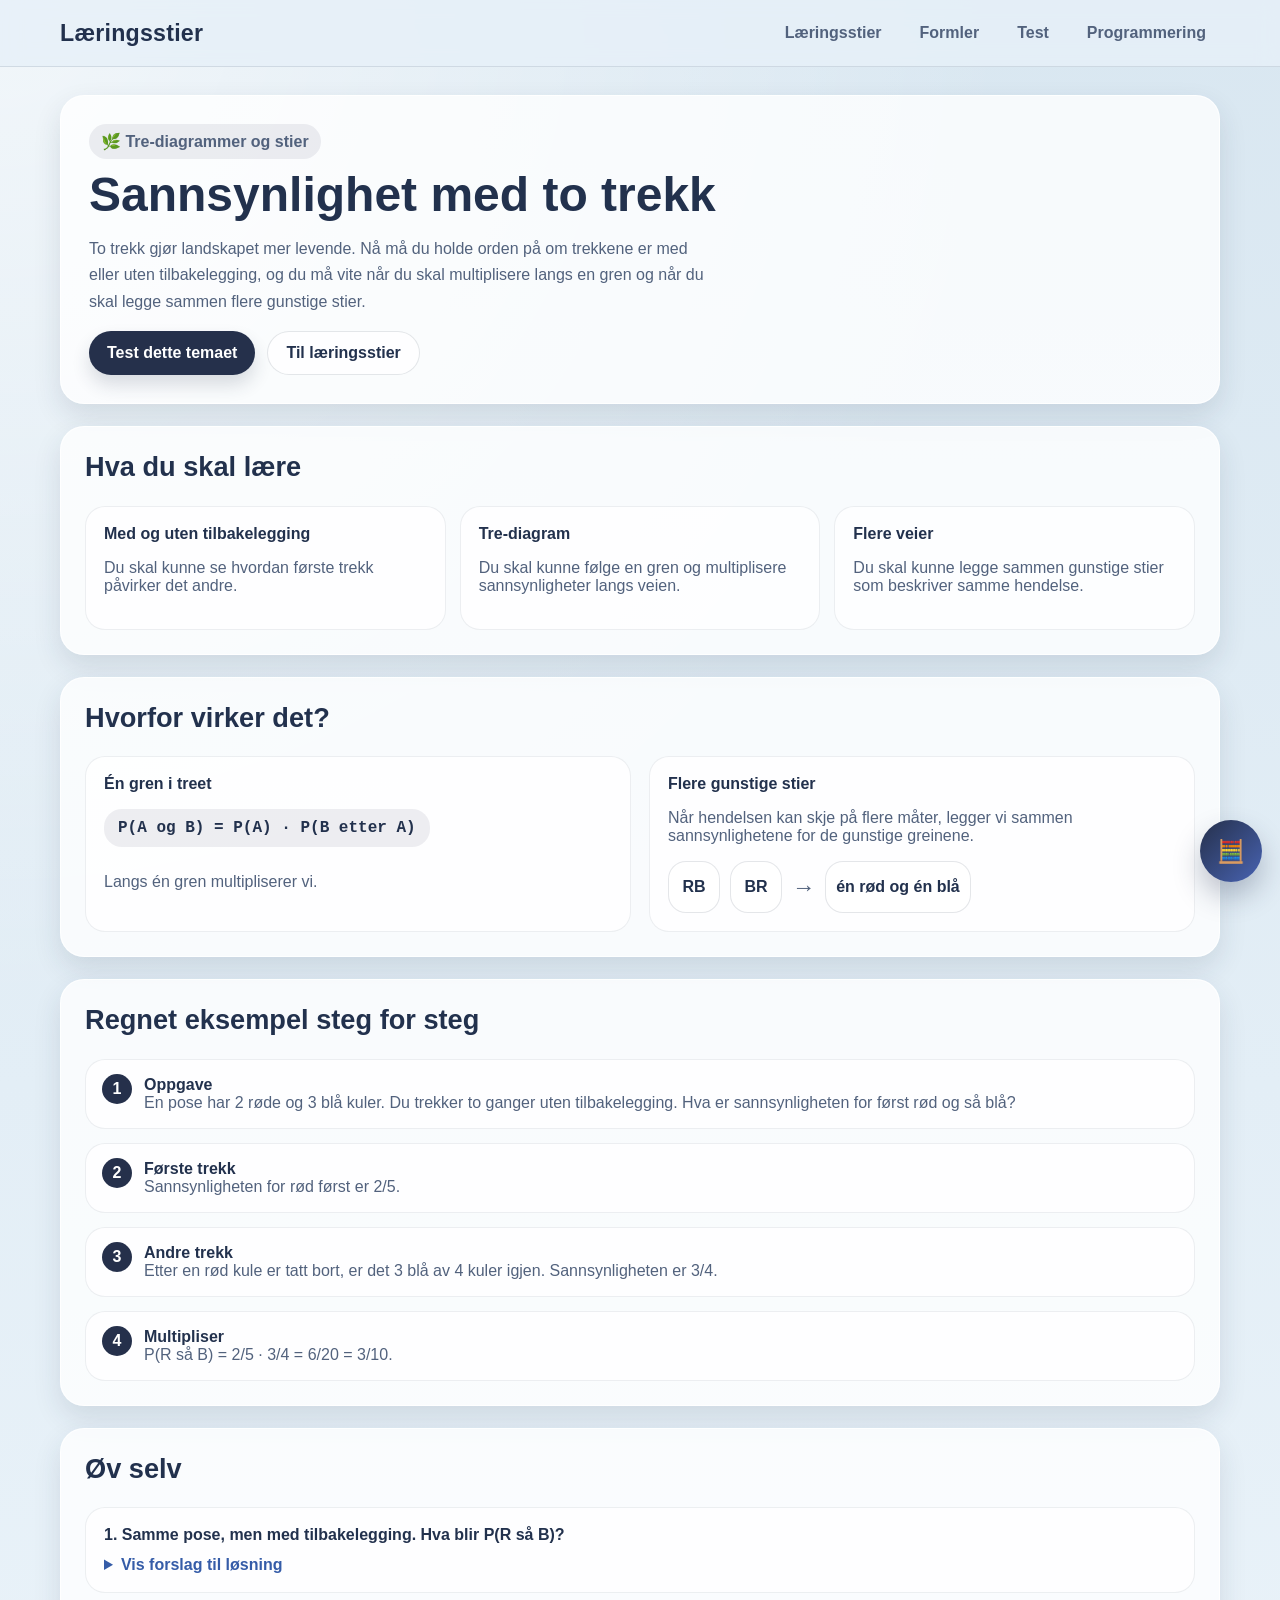
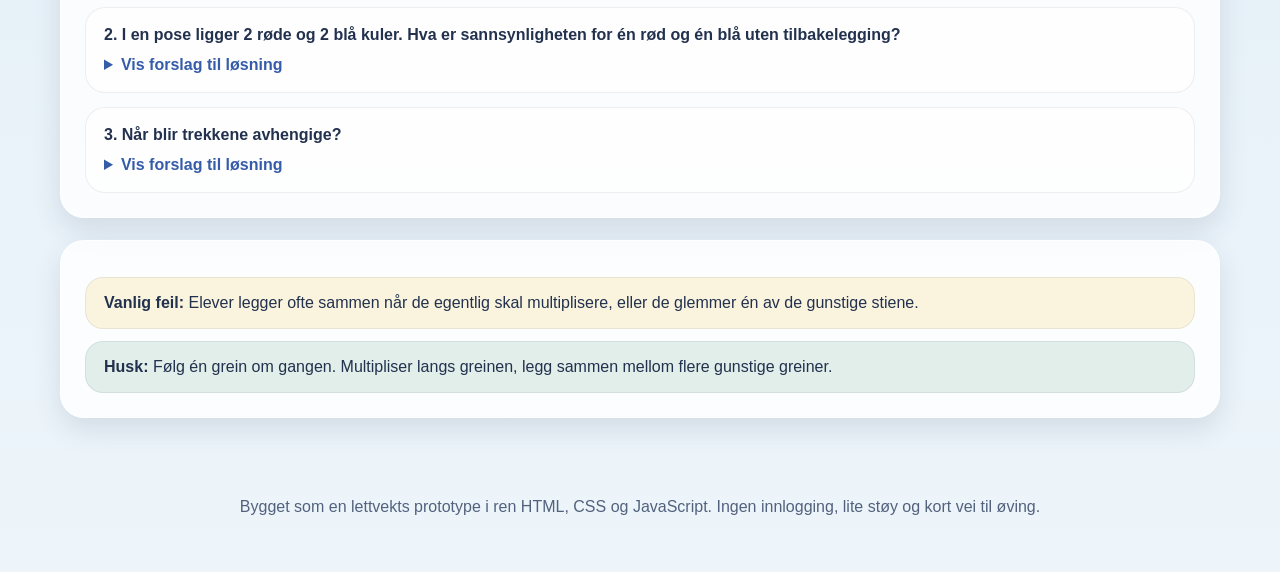
<file: sannsynlighet-to-trekk.html>
<!DOCTYPE html>
    <html lang="no">
    <head>
        <meta charset="UTF-8">
        <meta name="viewport" content="width=device-width, initial-scale=1.0">
        <title>Sannsynlighet med to trekk</title>
        <link rel="stylesheet" href="../css/styles.css">

    </head>
    <body class="">
        <header class="topbar">
            <div class="topbar-inner">
                <a class="brand" href="../index.html">Læringsstier</a>
                <nav class="nav">
                    <a href="../index.html" data-nav>Læringsstier</a>
<a href="../formler.html" data-nav>Formler</a>
<a href="../test.html" data-nav>Test</a>
<a href="../programmering.html" data-nav>Programmering</a>
                </nav>
            </div>
        </header>


<main class="container">
    <section class="topic-hero">
        <div class="topic-tag">🌿 Tre-diagrammer og stier</div>
        <h1 class="page-title">Sannsynlighet med to trekk</h1>
        <p>To trekk gjør landskapet mer levende. Nå må du holde orden på om trekkene er med eller uten tilbakelegging, og du må vite når du skal multiplisere langs en gren og når du skal legge sammen flere gunstige stier.</p>
        <div class="button-row">
            <a class="btn btn-dark" href="../test.html">Test dette temaet</a>
            <a class="btn btn-light" href="../index.html">Til læringsstier</a>
        </div>
    </section>

    <section class="section">
        <h2>Hva du skal lære</h2>
        <div class="info-grid">
            <div class="info-box"><h4>Med og uten tilbakelegging</h4><p class="muted">Du skal kunne se hvordan første trekk påvirker det andre.</p></div><div class="info-box"><h4>Tre-diagram</h4><p class="muted">Du skal kunne følge en gren og multiplisere sannsynligheter langs veien.</p></div><div class="info-box"><h4>Flere veier</h4><p class="muted">Du skal kunne legge sammen gunstige stier som beskriver samme hendelse.</p></div>
        </div>
    </section>

    <section class="section">
        <h2>Hvorfor virker det?</h2>

    <div class="split">
        <div class="example">
            <strong>Én gren i treet</strong>
            <div class="formula-badge">P(A og B) = P(A) · P(B etter A)</div>
            <p class="muted">Langs én gren multipliserer vi.</p>
        </div>
        <div class="example">
            <strong>Flere gunstige stier</strong>
            <p class="muted">Når hendelsen kan skje på flere måter, legger vi sammen sannsynlighetene for de gunstige greinene.</p>
            <div class="visual-row">
                <span class="chip">RB</span>
                <span class="chip">BR</span>
                <span class="arrow">→</span>
                <span class="chip">én rød og én blå</span>
            </div>
        </div>
    </div>

    </section>

    <section class="section">
        <h2>Regnet eksempel steg for steg</h2>
        <div class="step-list">
            <div class="step"><strong>Oppgave</strong><div class="muted">En pose har 2 røde og 3 blå kuler. Du trekker to ganger uten tilbakelegging. Hva er sannsynligheten for først rød og så blå?</div></div><div class="step"><strong>Første trekk</strong><div class="muted">Sannsynligheten for rød først er 2/5.</div></div><div class="step"><strong>Andre trekk</strong><div class="muted">Etter en rød kule er tatt bort, er det 3 blå av 4 kuler igjen. Sannsynligheten er 3/4.</div></div><div class="step"><strong>Multipliser</strong><div class="muted">P(R så B) = 2/5 · 3/4 = 6/20 = 3/10.</div></div>
        </div>
    </section>

    <section class="section">
        <h2>Øv selv</h2>
        <div class="practice-list">

        <div class="practice-item">
            <strong>1. Samme pose, men med tilbakelegging. Hva blir P(R så B)?</strong>
            <details>
                <summary>Vis forslag til løsning</summary>
                <div class="muted" style="margin-top: 10px;">2/5 · 3/5 = 6/25 fordi antallet kuler er det samme i begge trekk.</div>
            </details>
        </div>

        <div class="practice-item">
            <strong>2. I en pose ligger 2 røde og 2 blå kuler. Hva er sannsynligheten for én rød og én blå uten tilbakelegging?</strong>
            <details>
                <summary>Vis forslag til løsning</summary>
                <div class="muted" style="margin-top: 10px;">RB eller BR: 2/4 · 2/3 + 2/4 · 2/3 = 2/3.</div>
            </details>
        </div>

        <div class="practice-item">
            <strong>3. Når blir trekkene avhengige?</strong>
            <details>
                <summary>Vis forslag til løsning</summary>
                <div class="muted" style="margin-top: 10px;">Når første trekk endrer situasjonen for andre trekk, slik det gjør uten tilbakelegging.</div>
            </details>
        </div>

        </div>
    </section>

    <section class="section">
        <div class="warning"><strong>Vanlig feil:</strong> Elever legger ofte sammen når de egentlig skal multiplisere, eller de glemmer én av de gunstige stiene.</div>
        <div class="success"><strong>Husk:</strong> Følg én grein om gangen. Multipliser langs greinen, legg sammen mellom flere gunstige greiner.</div>
    </section>
</main>


        <footer class="footer">
            <p>Bygget som en lettvekts prototype i ren HTML, CSS og JavaScript. Ingen innlogging, lite støy og kort vei til øving.</p>
        </footer>

        <script src="../js/common.js"></script>
<script src="../js/calculator.js"></script>
    </body>
    </html>
</file>
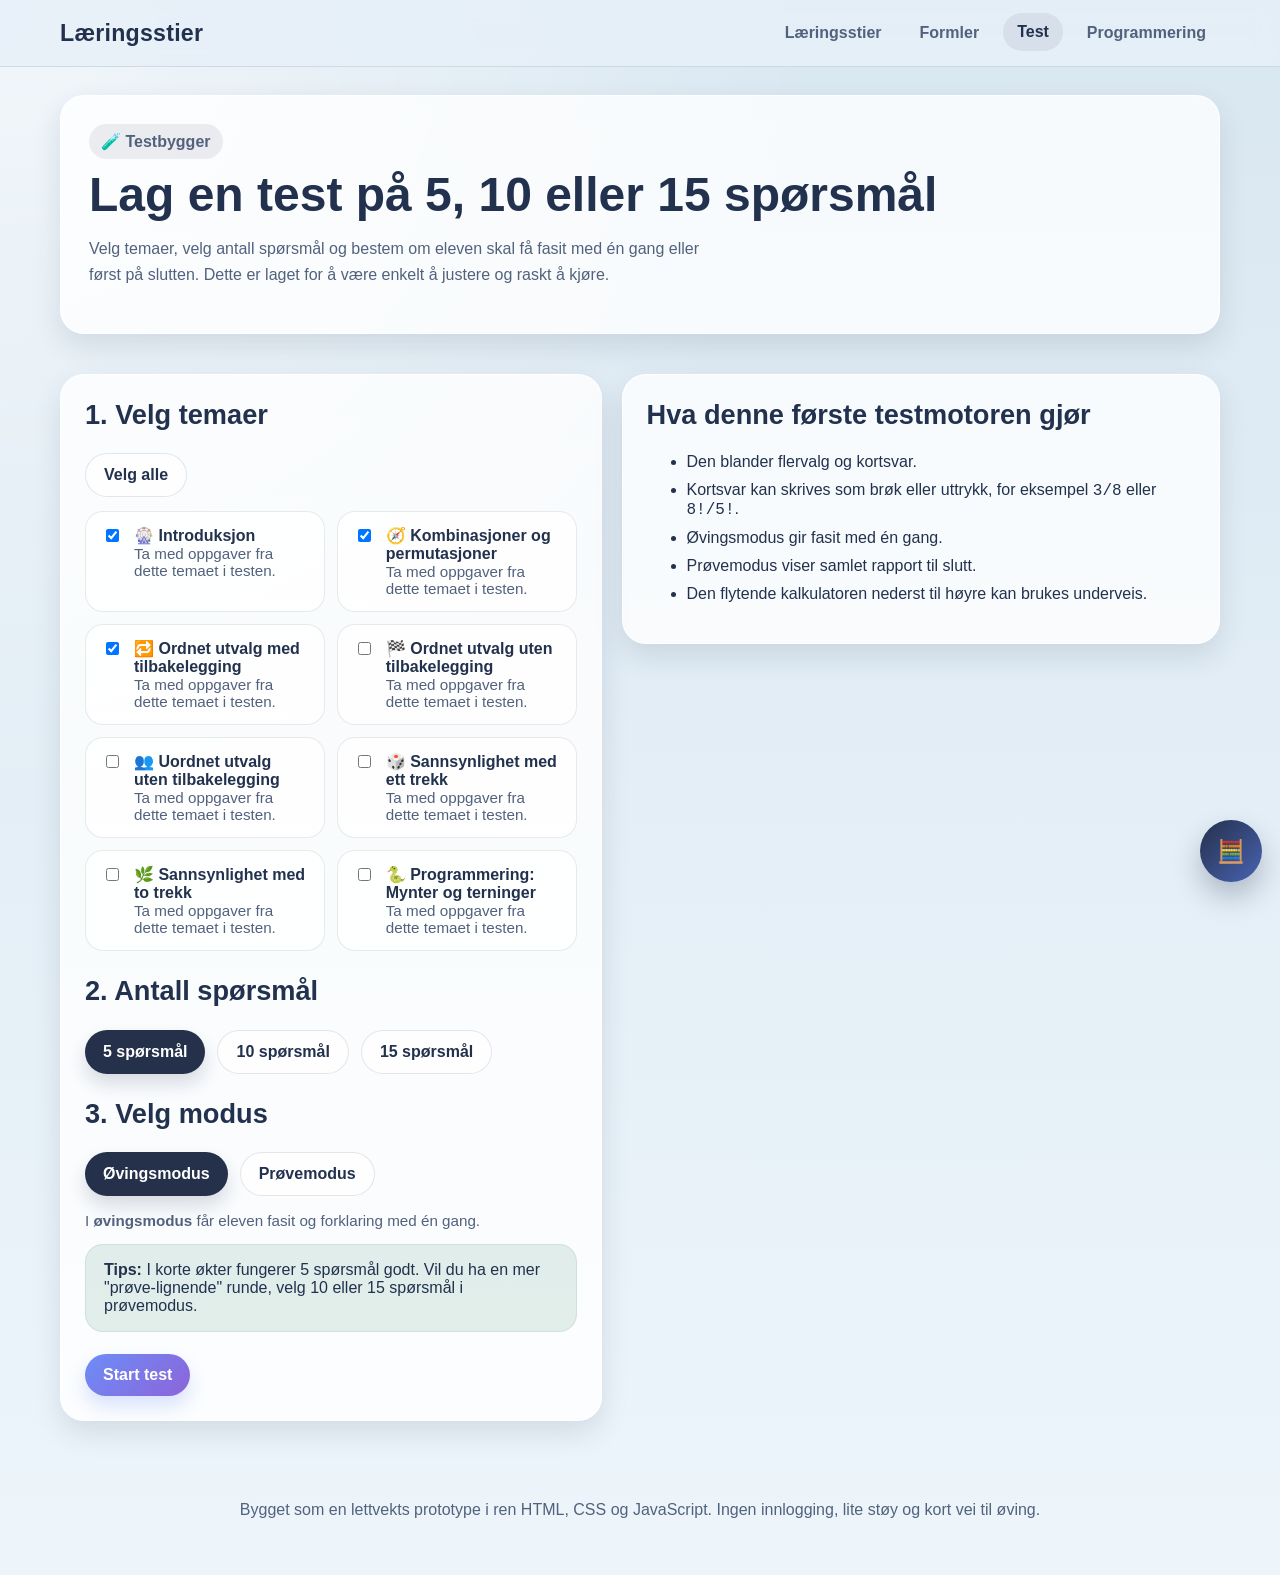
<file: test.html>
<!DOCTYPE html>
    <html lang="no">
    <head>
        <meta charset="UTF-8">
        <meta name="viewport" content="width=device-width, initial-scale=1.0">
        <title>Test i sannsynlighet</title>
        <link rel="stylesheet" href="css/styles.css">

    </head>
    <body class="">
        <header class="topbar">
            <div class="topbar-inner">
                <a class="brand" href="index.html">Læringsstier</a>
                <nav class="nav">
                    <a href="index.html" data-nav>Læringsstier</a>
<a href="formler.html" data-nav>Formler</a>
<a href="test.html" data-nav>Test</a>
<a href="programmering.html" data-nav>Programmering</a>
                </nav>
            </div>
        </header>


<main class="container" id="test-page">
    <section class="topic-hero">
        <div class="topic-tag">🧪 Testbygger</div>
        <h1 class="page-title">Lag en test på 5, 10 eller 15 spørsmål</h1>
        <p>
            Velg temaer, velg antall spørsmål og bestem om eleven skal få fasit med én gang
            eller først på slutten. Dette er laget for å være enkelt å justere og raskt å kjøre.
        </p>
    </section>

    <section class="test-layout">
        <div class="section" id="setup-panel">
            <h2>1. Velg temaer</h2>
            <div class="button-row" style="margin-bottom: 14px;">
                <button class="btn btn-light" id="select-all-topics" type="button">Velg alle</button>
            </div>
            <div class="topic-checkboxes" id="topic-options"></div>

            <h2 style="margin-top: 24px;">2. Antall spørsmål</h2>
            <div class="button-row">
                <button class="btn btn-dark" type="button" data-count="5">5 spørsmål</button>
                <button class="btn btn-light" type="button" data-count="10">10 spørsmål</button>
                <button class="btn btn-light" type="button" data-count="15">15 spørsmål</button>
            </div>

            <h2 style="margin-top: 24px;">3. Velg modus</h2>
            <div class="button-row">
                <button class="btn btn-dark" type="button" data-mode="practice">Øvingsmodus</button>
                <button class="btn btn-light" type="button" data-mode="exam">Prøvemodus</button>
            </div>
            <p class="small" id="mode-note"></p>

            <div class="success">
                <strong>Tips:</strong> I korte økter fungerer 5 spørsmål godt. Vil du ha en mer "prøve-lignende" runde, velg 10 eller 15 spørsmål i prøvemodus.
            </div>

            <div class="button-row" style="margin-top: 22px;">
                <button class="btn btn-accent" id="start-test" type="button">Start test</button>
            </div>
        </div>

        <div class="section hide" id="runner-panel">
            <div class="progress-bar">
                <div class="progress-fill" id="progress-fill"></div>
            </div>
            <div class="small" id="progress-label">Oppgave 1 av 5</div>
            <div id="question-area" style="margin-top: 10px;"></div>
            <div id="feedback-area"></div>
            <div class="button-row" id="question-controls"></div>
        </div>

        <div class="section hide" id="results-panel">
            <div id="results-summary"></div>
            <div id="results-list" style="margin-top: 12px;"></div>
            <div class="button-row" style="margin-top: 20px;">
                <button class="btn btn-dark" id="restart-test" type="button">Lag ny test</button>
            </div>
        </div>

        <div class="section">
            <h2>Hva denne første testmotoren gjør</h2>
            <ul class="note-list">
                <li>Den blander flervalg og kortsvar.</li>
                <li>Kortsvar kan skrives som brøk eller uttrykk, for eksempel <code>3/8</code> eller <code>8!/5!</code>.</li>
                <li>Øvingsmodus gir fasit med én gang.</li>
                <li>Prøvemodus viser samlet rapport til slutt.</li>
                <li>Den flytende kalkulatoren nederst til høyre kan brukes underveis.</li>
            </ul>
        </div>
    </section>
</main>


        <footer class="footer">
            <p>Bygget som en lettvekts prototype i ren HTML, CSS og JavaScript. Ingen innlogging, lite støy og kort vei til øving.</p>
        </footer>

        <script src="js/common.js"></script>
<script src="js/calculator.js"></script>
<script src="js/question-bank.js"></script>
<script src="js/test-engine.js"></script>
    </body>
    </html>
</file>
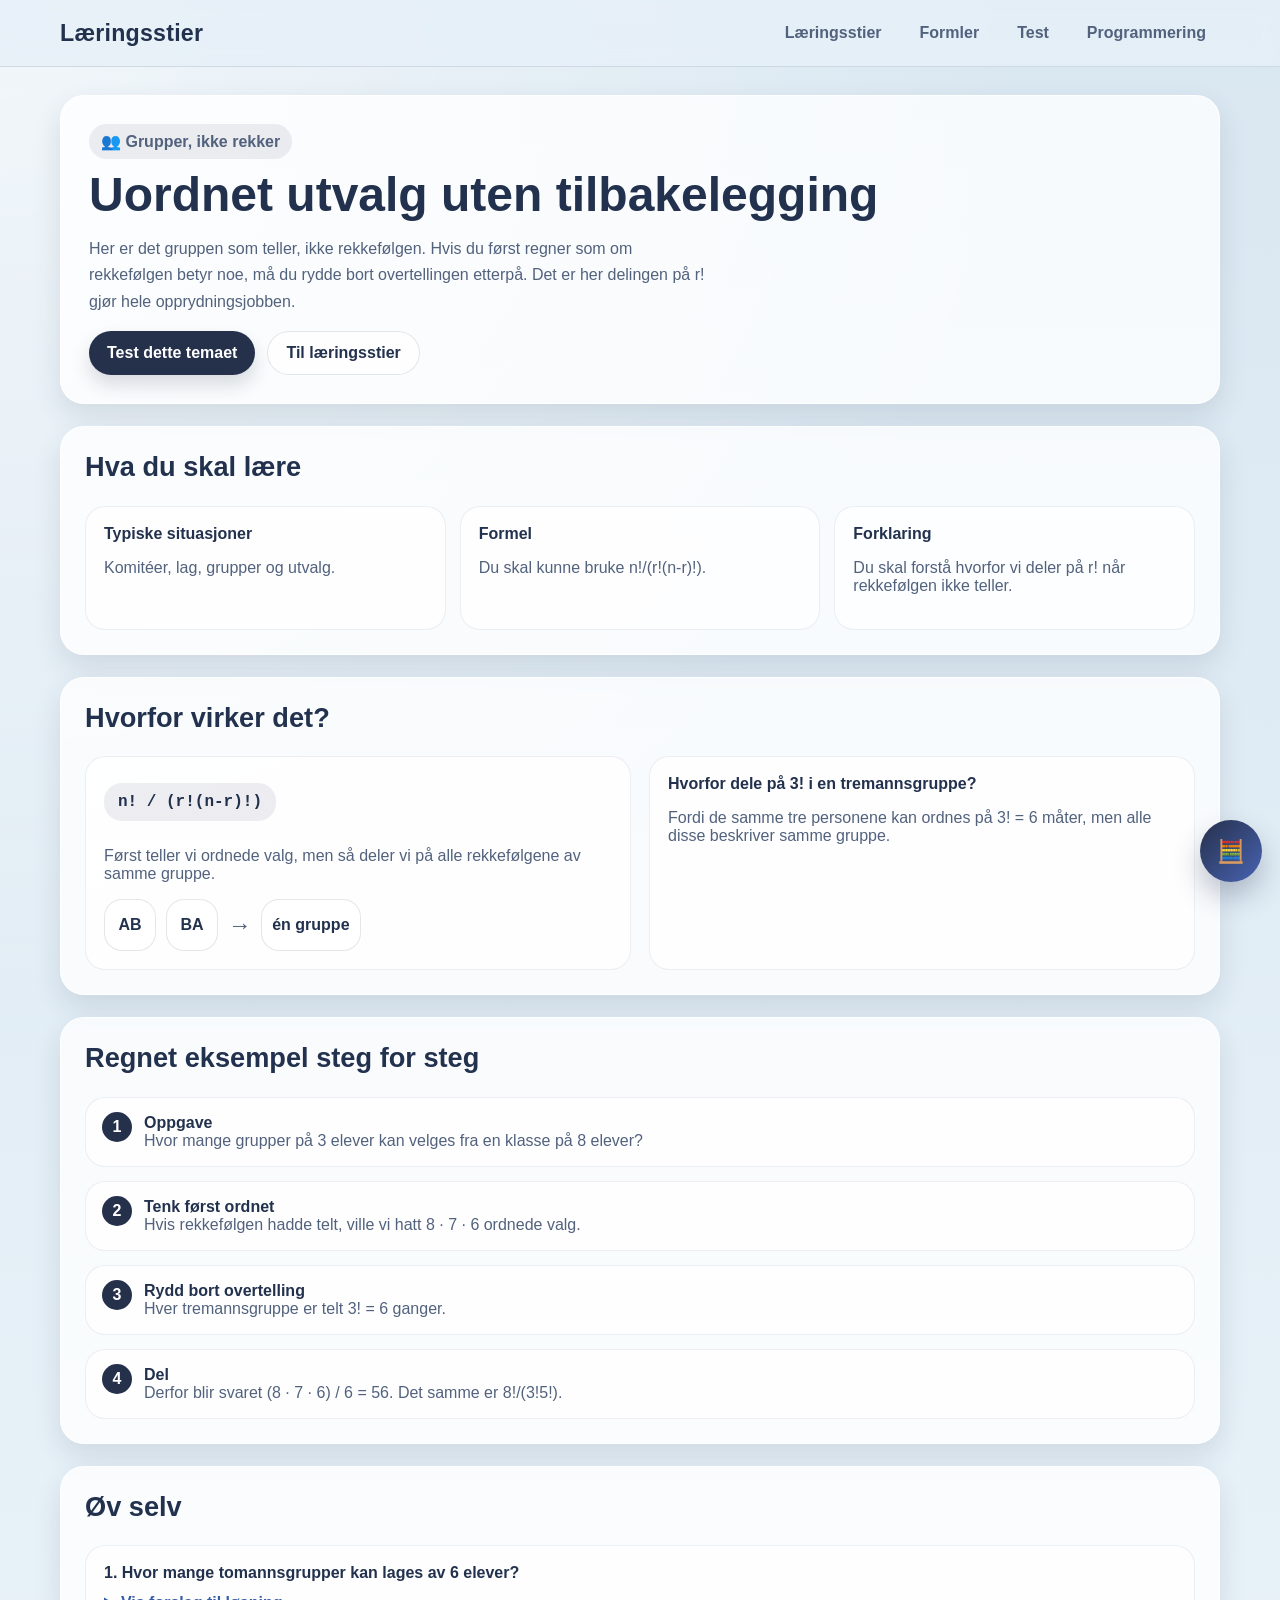
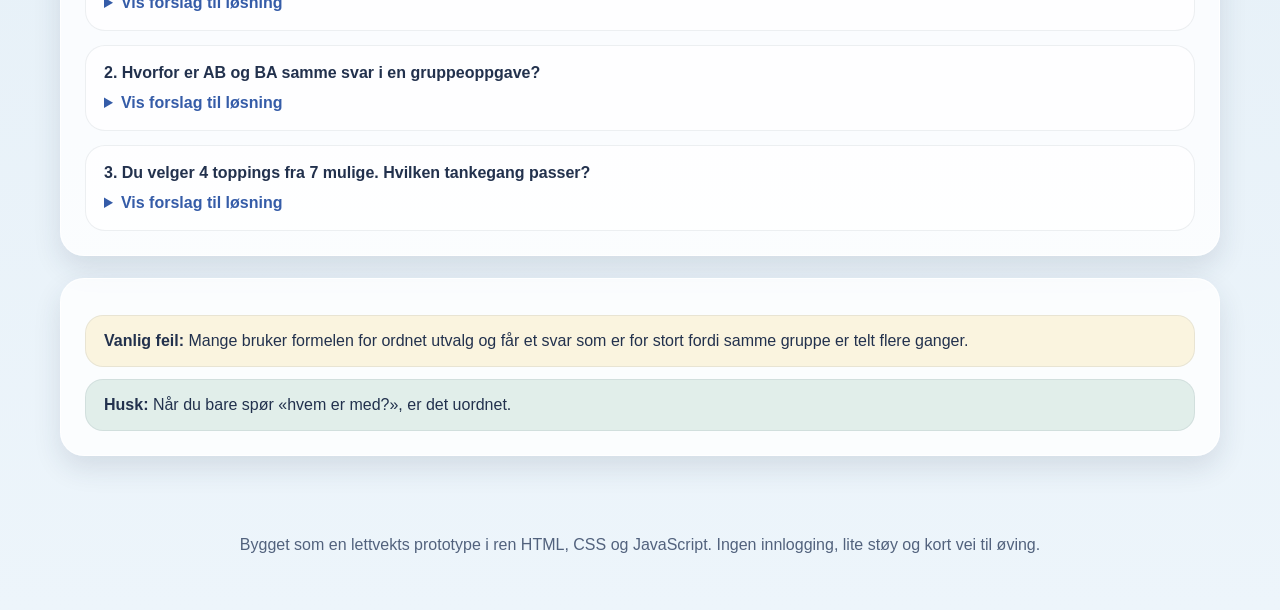
<file: uordnet-uten-tilbakelegging.html>
<!DOCTYPE html>
    <html lang="no">
    <head>
        <meta charset="UTF-8">
        <meta name="viewport" content="width=device-width, initial-scale=1.0">
        <title>Uordnet utvalg uten tilbakelegging</title>
        <link rel="stylesheet" href="../css/styles.css">

    </head>
    <body class="">
        <header class="topbar">
            <div class="topbar-inner">
                <a class="brand" href="../index.html">Læringsstier</a>
                <nav class="nav">
                    <a href="../index.html" data-nav>Læringsstier</a>
<a href="../formler.html" data-nav>Formler</a>
<a href="../test.html" data-nav>Test</a>
<a href="../programmering.html" data-nav>Programmering</a>
                </nav>
            </div>
        </header>


<main class="container">
    <section class="topic-hero">
        <div class="topic-tag">👥 Grupper, ikke rekker</div>
        <h1 class="page-title">Uordnet utvalg uten tilbakelegging</h1>
        <p>Her er det gruppen som teller, ikke rekkefølgen. Hvis du først regner som om rekkefølgen betyr noe, må du rydde bort overtellingen etterpå. Det er her delingen på r! gjør hele opprydningsjobben.</p>
        <div class="button-row">
            <a class="btn btn-dark" href="../test.html">Test dette temaet</a>
            <a class="btn btn-light" href="../index.html">Til læringsstier</a>
        </div>
    </section>

    <section class="section">
        <h2>Hva du skal lære</h2>
        <div class="info-grid">
            <div class="info-box"><h4>Typiske situasjoner</h4><p class="muted">Komitéer, lag, grupper og utvalg.</p></div><div class="info-box"><h4>Formel</h4><p class="muted">Du skal kunne bruke n!/(r!(n-r)!).</p></div><div class="info-box"><h4>Forklaring</h4><p class="muted">Du skal forstå hvorfor vi deler på r! når rekkefølgen ikke teller.</p></div>
        </div>
    </section>

    <section class="section">
        <h2>Hvorfor virker det?</h2>

    <div class="split">
        <div class="example">
            <div class="formula-badge">n! / (r!(n-r)!)</div>
            <p class="muted">Først teller vi ordnede valg, men så deler vi på alle rekkefølgene av samme gruppe.</p>
            <div class="visual-row">
                <span class="chip">AB</span>
                <span class="chip">BA</span>
                <span class="arrow">→</span>
                <span class="chip">én gruppe</span>
            </div>
        </div>
        <div class="example">
            <strong>Hvorfor dele på 3! i en tremannsgruppe?</strong>
            <p class="muted">Fordi de samme tre personene kan ordnes på 3! = 6 måter, men alle disse beskriver samme gruppe.</p>
        </div>
    </div>

    </section>

    <section class="section">
        <h2>Regnet eksempel steg for steg</h2>
        <div class="step-list">
            <div class="step"><strong>Oppgave</strong><div class="muted">Hvor mange grupper på 3 elever kan velges fra en klasse på 8 elever?</div></div><div class="step"><strong>Tenk først ordnet</strong><div class="muted">Hvis rekkefølgen hadde telt, ville vi hatt 8 · 7 · 6 ordnede valg.</div></div><div class="step"><strong>Rydd bort overtelling</strong><div class="muted">Hver tremannsgruppe er telt 3! = 6 ganger.</div></div><div class="step"><strong>Del</strong><div class="muted">Derfor blir svaret (8 · 7 · 6) / 6 = 56. Det samme er 8!/(3!5!).</div></div>
        </div>
    </section>

    <section class="section">
        <h2>Øv selv</h2>
        <div class="practice-list">

        <div class="practice-item">
            <strong>1. Hvor mange tomannsgrupper kan lages av 6 elever?</strong>
            <details>
                <summary>Vis forslag til løsning</summary>
                <div class="muted" style="margin-top: 10px;">C(6,2) = 6!/(2!4!) = 15.</div>
            </details>
        </div>

        <div class="practice-item">
            <strong>2. Hvorfor er AB og BA samme svar i en gruppeoppgave?</strong>
            <details>
                <summary>Vis forslag til løsning</summary>
                <div class="muted" style="margin-top: 10px;">Fordi gruppen inneholder de samme personene. Rekkefølgen er likegyldig.</div>
            </details>
        </div>

        <div class="practice-item">
            <strong>3. Du velger 4 toppings fra 7 mulige. Hvilken tankegang passer?</strong>
            <details>
                <summary>Vis forslag til løsning</summary>
                <div class="muted" style="margin-top: 10px;">Uordnet uten tilbakelegging. Rekkefølgen betyr ikke noe, og samme topping velges ikke to ganger.</div>
            </details>
        </div>

        </div>
    </section>

    <section class="section">
        <div class="warning"><strong>Vanlig feil:</strong> Mange bruker formelen for ordnet utvalg og får et svar som er for stort fordi samme gruppe er telt flere ganger.</div>
        <div class="success"><strong>Husk:</strong> Når du bare spør «hvem er med?», er det uordnet.</div>
    </section>
</main>


        <footer class="footer">
            <p>Bygget som en lettvekts prototype i ren HTML, CSS og JavaScript. Ingen innlogging, lite støy og kort vei til øving.</p>
        </footer>

        <script src="../js/common.js"></script>
<script src="../js/calculator.js"></script>
    </body>
    </html>
</file>
<file: css/styles.css>
:root {
    --bg: #dfeaf5;
    --panel: rgba(255, 255, 255, 0.78);
    --white: #ffffff;
    --ink: #22314d;
    --muted: #52627d;
    --line: rgba(34, 49, 77, 0.12);
    --pill: #25304b;
    --shadow: 0 12px 28px rgba(34, 49, 77, 0.12);
    --radius: 24px;
    --radius-sm: 18px;
    --intro: #a9dfe0;
    --combo: #f1d2a2;
    --ordered-repl: #cab8f2;
    --ordered-no-repl: #eda8df;
    --unordered-no-repl: #dbe2a8;
    --programming: #6f9098;
    --one-draw: #c6e39a;
    --two-draw: #f0c7c7;
    --success: #18794e;
    --danger: #b42318;
    --warning: #8a5a00;
    --info: #355ca8;
}

* { box-sizing: border-box; }

html {
    scroll-behavior: smooth;
}

body {
    margin: 0;
    font-family: "Segoe UI", Tahoma, Geneva, Verdana, sans-serif;
    color: var(--ink);
    background:
        radial-gradient(circle at top left, rgba(255,255,255,0.65), transparent 40%),
        linear-gradient(180deg, #d9e7f1 0%, #edf5fb 100%);
    min-height: 100vh;
}

a {
    color: inherit;
    text-decoration: none;
}

img {
    max-width: 100%;
}

code, pre, kbd {
    font-family: Consolas, "Courier New", monospace;
}

.topbar {
    position: sticky;
    top: 0;
    z-index: 50;
    backdrop-filter: blur(10px);
    background: rgba(230, 240, 248, 0.84);
    border-bottom: 1px solid var(--line);
}

.topbar-inner {
    max-width: 1200px;
    margin: 0 auto;
    padding: 14px 20px;
    display: flex;
    align-items: center;
    gap: 16px;
}

.brand {
    font-weight: 800;
    font-size: 1.45rem;
    letter-spacing: 0.01em;
}

.nav {
    display: flex;
    align-items: center;
    gap: 10px;
    margin-left: auto;
    flex-wrap: wrap;
}

.nav a {
    padding: 10px 14px;
    border-radius: 999px;
    color: var(--muted);
    font-weight: 600;
    transition: background 0.2s, color 0.2s, transform 0.2s;
}

.nav a:hover,
.nav a.active {
    background: rgba(37, 48, 75, 0.08);
    color: var(--ink);
    transform: translateY(-1px);
}

.container {
    max-width: 1200px;
    margin: 0 auto;
    padding: 28px 20px 64px;
}

.hero {
    display: grid;
    grid-template-columns: 1.2fr 0.8fr;
    gap: 24px;
    align-items: stretch;
    margin-bottom: 28px;
}

.panel,
.section,
.card,
.topic-hero,
.helper-card,
.quiz-card,
.summary-card,
.answer-card,
.wizard-card,
.workspace,
.callout {
    background: var(--panel);
    border: 1px solid rgba(255,255,255,0.85);
    box-shadow: var(--shadow);
    border-radius: var(--radius);
}

.hero-copy,
.hero-side {
    padding: 26px;
}

.eyebrow {
    display: inline-flex;
    align-items: center;
    gap: 8px;
    background: rgba(37, 48, 75, 0.08);
    color: var(--muted);
    border-radius: 999px;
    padding: 8px 12px;
    font-weight: 700;
    font-size: 0.92rem;
    margin-bottom: 12px;
}

.hero h1,
.page-title {
    margin: 0 0 10px;
    font-size: clamp(2rem, 4vw, 3rem);
    line-height: 1.02;
}

.lead {
    font-size: 1.08rem;
    line-height: 1.62;
    color: var(--muted);
    margin-bottom: 18px;
}

.hero-actions,
.button-row {
    display: flex;
    flex-wrap: wrap;
    gap: 12px;
}

.btn,
button,
input[type="button"],
input[type="submit"] {
    font: inherit;
}

.btn {
    display: inline-flex;
    align-items: center;
    justify-content: center;
    gap: 10px;
    padding: 12px 18px;
    border-radius: 999px;
    border: none;
    cursor: pointer;
    font-weight: 700;
    transition: transform 0.2s, box-shadow 0.2s, background 0.2s;
}

.btn:hover {
    transform: translateY(-2px);
}

.btn-dark {
    background: var(--pill);
    color: white;
    box-shadow: 0 10px 18px rgba(37, 48, 75, 0.16);
}

.btn-light {
    background: rgba(255,255,255,0.75);
    color: var(--ink);
    border: 1px solid var(--line);
}

.btn-accent {
    background: linear-gradient(135deg, #6d8df7, #8c64d9);
    color: white;
    box-shadow: 0 10px 18px rgba(109, 141, 247, 0.24);
}

.btn-success {
    background: linear-gradient(135deg, #0e9f6e, #48cf86);
    color: white;
    box-shadow: 0 10px 18px rgba(14, 159, 110, 0.2);
}

.btn-danger {
    background: linear-gradient(135deg, #ef6b6b, #da4d4d);
    color: white;
    box-shadow: 0 10px 18px rgba(218, 77, 77, 0.2);
}

.hero-side {
    display: flex;
    flex-direction: column;
    gap: 14px;
    justify-content: space-between;
}

.stat-grid {
    display: grid;
    grid-template-columns: repeat(2, minmax(0, 1fr));
    gap: 12px;
}

.stat-card {
    padding: 18px;
    border-radius: 20px;
    background: rgba(255,255,255,0.72);
    border: 1px solid rgba(34, 49, 77, 0.08);
}

.stat-card strong {
    display: block;
    font-size: 1.45rem;
    margin-bottom: 6px;
}

.muted {
    color: var(--muted);
}

.grid {
    display: grid;
    gap: 22px;
}

.card-grid {
    grid-template-columns: repeat(auto-fit, minmax(240px, 1fr));
    margin-top: 18px;
}

.topic-card {
    overflow: hidden;
    display: flex;
    flex-direction: column;
    min-height: 315px;
}

.topic-card .card-top {
    padding: 22px 20px 16px;
    background: rgba(255,255,255,0.7);
}

.topic-card h3 {
    margin: 0;
    font-size: 1.85rem;
    line-height: 1.14;
    min-height: 82px;
}

.topic-card .card-visual {
    flex: 1;
    padding: 22px 18px;
    display: flex;
    align-items: flex-end;
    justify-content: center;
    position: relative;
    overflow: hidden;
}

.card-visual .scene {
    width: 100%;
    height: 100%;
    display: grid;
    place-items: center;
    font-size: clamp(2.4rem, 7vw, 4.2rem);
    color: rgba(34, 49, 77, 0.78);
}

.topic-card .card-bottom {
    display: flex;
    align-items: center;
    justify-content: space-between;
    gap: 12px;
    padding: 16px 18px 18px;
}

.pill-link {
    display: inline-flex;
    align-items: center;
    gap: 8px;
    padding: 10px 14px;
    border-radius: 999px;
    background: var(--pill);
    color: white;
    font-weight: 800;
    box-shadow: 0 8px 15px rgba(37, 48, 75, 0.18);
}

.icon-bubble {
    width: 38px;
    height: 38px;
    border-radius: 999px;
    display: grid;
    place-items: center;
    background: rgba(255,255,255,0.74);
    border: 1px solid rgba(34, 49, 77, 0.08);
}

.bg-intro { background: var(--intro); }
.bg-combo { background: var(--combo); }
.bg-ordered-repl { background: var(--ordered-repl); }
.bg-ordered-no-repl { background: var(--ordered-no-repl); }
.bg-unordered-no-repl { background: var(--unordered-no-repl); }
.bg-programming { background: var(--programming); color: white; }
.bg-one-draw { background: var(--one-draw); }
.bg-two-draw { background: var(--two-draw); }

.section {
    padding: 24px;
    margin-top: 22px;
}

.section h2 {
    margin-top: 0;
    font-size: 1.7rem;
}

.section h3 {
    margin-bottom: 8px;
}

.split {
    display: grid;
    grid-template-columns: 1fr 1fr;
    gap: 18px;
}

.topic-hero {
    padding: 28px;
    margin-bottom: 18px;
}

.topic-tag {
    display: inline-block;
    padding: 8px 12px;
    border-radius: 999px;
    background: rgba(37,48,75,0.08);
    color: var(--muted);
    font-weight: 700;
    margin-bottom: 12px;
}

.topic-hero p {
    max-width: 70ch;
    line-height: 1.65;
    color: var(--muted);
}

.info-grid {
    display: grid;
    grid-template-columns: repeat(auto-fit, minmax(220px, 1fr));
    gap: 14px;
}

.info-box {
    padding: 18px;
    border-radius: 20px;
    background: rgba(255,255,255,0.72);
    border: 1px solid rgba(34,49,77,0.08);
}

.info-box h4 {
    margin: 0 0 8px;
}

.step-list {
    counter-reset: step;
    display: grid;
    gap: 14px;
}

.step {
    position: relative;
    padding: 16px 16px 16px 58px;
    border-radius: 20px;
    background: rgba(255,255,255,0.72);
    border: 1px solid rgba(34,49,77,0.08);
}

.step::before {
    counter-increment: step;
    content: counter(step);
    position: absolute;
    top: 14px;
    left: 16px;
    width: 30px;
    height: 30px;
    border-radius: 999px;
    background: var(--pill);
    color: white;
    display: grid;
    place-items: center;
    font-weight: 800;
}

.example {
    padding: 18px;
    border-radius: 20px;
    background: rgba(255,255,255,0.76);
    border: 1px solid rgba(34,49,77,0.08);
}

.example strong {
    display: block;
    margin-bottom: 8px;
}

.formula-badge {
    display: inline-block;
    padding: 10px 14px;
    border-radius: 18px;
    background: rgba(37,48,75,0.08);
    font-family: Consolas, "Courier New", monospace;
    font-weight: 700;
    margin: 8px 0 10px;
}

.visual-row {
    display: flex;
    flex-wrap: wrap;
    gap: 10px;
    align-items: center;
}

.slot,
.ball,
.chip,
.die-face,
.card-chip {
    display: inline-flex;
    align-items: center;
    justify-content: center;
    border-radius: 18px;
    min-width: 52px;
    min-height: 52px;
    padding: 8px 10px;
    background: rgba(255,255,255,0.88);
    border: 1px solid rgba(34,49,77,0.12);
    font-weight: 800;
    box-shadow: inset 0 0 0 1px rgba(255,255,255,0.45);
}

.ball {
    border-radius: 999px;
    width: 48px;
    height: 48px;
    min-width: 48px;
    min-height: 48px;
}

.ball.red { background: #f7b5bf; }
.ball.blue { background: #b6d8ff; }
.ball.green { background: #c5f0b4; }
.ball.yellow { background: #ffec9e; }

.arrow {
    font-size: 1.45rem;
    color: var(--muted);
}

.practice-list {
    display: grid;
    gap: 14px;
}

.practice-item {
    padding: 18px;
    border-radius: 20px;
    background: rgba(255,255,255,0.74);
    border: 1px solid rgba(34,49,77,0.08);
}

.practice-item details {
    margin-top: 12px;
}

.practice-item summary {
    cursor: pointer;
    font-weight: 700;
    color: var(--info);
}

.tip,
.warning,
.success {
    padding: 16px 18px;
    border-radius: 18px;
    margin-top: 12px;
    border: 1px solid rgba(34,49,77,0.08);
}

.tip { background: rgba(53, 92, 168, 0.08); }
.warning { background: rgba(240, 181, 0, 0.12); }
.success { background: rgba(24, 121, 78, 0.11); }

.footer {
    max-width: 1200px;
    margin: 0 auto;
    padding: 0 20px 40px;
    color: var(--muted);
    text-align: center;
}

.small {
    font-size: 0.95rem;
    color: var(--muted);
}

.formula-grid,
.helper-grid,
.quiz-grid,
.summary-grid {
    display: grid;
    gap: 16px;
}

.formula-grid {
    grid-template-columns: repeat(auto-fit, minmax(260px, 1fr));
}

.helper-card,
.quiz-card,
.summary-card,
.answer-card,
.wizard-card,
.workspace {
    padding: 20px;
}

.formula-title {
    display: flex;
    justify-content: space-between;
    gap: 12px;
    align-items: start;
}

.math {
    font-family: Consolas, "Courier New", monospace;
    font-size: 1.05rem;
    line-height: 1.65;
}

.wizard-output {
    margin-top: 14px;
    padding: 16px;
    border-radius: 18px;
    background: rgba(37,48,75,0.06);
}

.helper-card label,
.quiz-card label,
.answer-card label,
.workspace label {
    display: block;
    font-weight: 700;
    margin-bottom: 8px;
}

.helper-card input,
.helper-card select,
.quiz-card input,
.quiz-card select,
.answer-card input,
.workspace input,
.workspace select {
    width: 100%;
    padding: 12px 14px;
    border-radius: 14px;
    border: 1px solid rgba(34,49,77,0.15);
    background: rgba(255,255,255,0.88);
    font: inherit;
    color: var(--ink);
}

.field-grid {
    display: grid;
    grid-template-columns: repeat(2, minmax(0, 1fr));
    gap: 12px;
}

.helper-output {
    margin-top: 14px;
    padding: 14px;
    border-radius: 16px;
    background: rgba(37,48,75,0.06);
    min-height: 68px;
}

.topic-checkboxes {
    display: grid;
    grid-template-columns: repeat(auto-fit, minmax(210px, 1fr));
    gap: 12px;
}

.topic-option {
    padding: 14px 16px;
    border-radius: 18px;
    border: 1px solid rgba(34,49,77,0.1);
    background: rgba(255,255,255,0.8);
    display: flex;
    gap: 12px;
    align-items: flex-start;
}

.topic-option input {
    margin-top: 3px;
    width: auto;
}

.test-layout {
    display: grid;
    grid-template-columns: 0.95fr 1.05fr;
    gap: 20px;
    align-items: start;
}

.progress-bar {
    width: 100%;
    height: 14px;
    border-radius: 999px;
    background: rgba(37,48,75,0.08);
    overflow: hidden;
    margin-bottom: 18px;
}

.progress-fill {
    height: 100%;
    width: 0;
    background: linear-gradient(135deg, #688df4, #8e63df);
    transition: width 0.25s;
}

.question-box {
    padding: 18px;
    border-radius: 20px;
    background: rgba(255,255,255,0.78);
    border: 1px solid rgba(34,49,77,0.08);
    margin-bottom: 14px;
}

.option-list {
    display: grid;
    gap: 10px;
    margin-top: 14px;
}

.option-btn {
    width: 100%;
    text-align: left;
    padding: 14px 16px;
    border-radius: 16px;
    border: 1px solid rgba(34,49,77,0.12);
    background: white;
    cursor: pointer;
    transition: transform 0.15s, border-color 0.15s, background 0.15s;
}

.option-btn:hover {
    transform: translateY(-1px);
    border-color: rgba(53,92,168,0.35);
    background: rgba(53,92,168,0.03);
}

.option-btn.selected {
    border-color: rgba(53,92,168,0.55);
    background: rgba(53,92,168,0.08);
}

.option-btn.correct {
    border-color: rgba(24,121,78,0.45);
    background: rgba(24,121,78,0.11);
}

.option-btn.incorrect {
    border-color: rgba(180,35,24,0.42);
    background: rgba(180,35,24,0.08);
}

.feedback {
    padding: 16px;
    border-radius: 18px;
    margin-top: 14px;
}

.feedback.correct {
    background: rgba(24,121,78,0.12);
    color: var(--success);
}

.feedback.incorrect {
    background: rgba(180,35,24,0.1);
    color: var(--danger);
}

.score-chip {
    display: inline-block;
    padding: 10px 14px;
    border-radius: 999px;
    background: rgba(37,48,75,0.08);
    font-weight: 800;
    margin-right: 10px;
}

.result-item {
    padding: 16px;
    border-radius: 18px;
    background: rgba(255,255,255,0.76);
    border: 1px solid rgba(34,49,77,0.08);
    margin-top: 12px;
}

.result-item.correct { border-left: 6px solid rgba(24,121,78,0.55); }
.result-item.incorrect { border-left: 6px solid rgba(180,35,24,0.5); }

.topic-pill {
    display: inline-block;
    padding: 7px 12px;
    border-radius: 999px;
    background: rgba(37,48,75,0.08);
    color: var(--muted);
    font-size: 0.92rem;
    font-weight: 700;
    margin-bottom: 10px;
}

.kbd-row {
    display: flex;
    flex-wrap: wrap;
    gap: 8px;
    margin-top: 14px;
}

.kbd-row kbd {
    background: rgba(37,48,75,0.08);
    border-radius: 8px;
    padding: 6px 9px;
    font-size: 0.9rem;
}

.programming-layout {
    display: grid;
    grid-template-columns: 0.7fr 1.3fr;
    gap: 18px;
}

.example-list {
    display: grid;
    gap: 12px;
}

.example-list button {
    width: 100%;
    text-align: left;
    padding: 16px 16px;
    border: 1px solid rgba(34,49,77,0.1);
    background: rgba(255,255,255,0.82);
    border-radius: 18px;
    cursor: pointer;
    transition: transform 0.15s, background 0.15s;
}

.example-list button:hover {
    transform: translateY(-1px);
    background: white;
}

.example-list button.active {
    outline: 2px solid rgba(104, 141, 244, 0.45);
    background: rgba(104, 141, 244, 0.08);
}

.callout h3,
.workspace h3 {
    margin-top: 0;
}

.challenge-list {
    display: grid;
    gap: 10px;
    padding-left: 18px;
}

.note-list {
    display: grid;
    gap: 10px;
}

.notes-chip {
    display: inline-block;
    padding: 8px 12px;
    border-radius: 999px;
    background: rgba(255,255,255,0.8);
    border: 1px solid rgba(34,49,77,0.08);
    font-size: 0.94rem;
    margin: 5px 8px 0 0;
}

.programming-tips {
    display: flex;
    flex-wrap: wrap;
    gap: 8px;
}

.calc-fab {
    position: fixed;
    right: 18px;
    bottom: 18px;
    z-index: 60;
    width: 62px;
    height: 62px;
    border-radius: 999px;
    display: grid;
    place-items: center;
    background: linear-gradient(135deg, #25304b, #4863b2);
    color: white;
    font-size: 1.4rem;
    box-shadow: 0 14px 28px rgba(37,48,75,0.28);
    border: none;
    cursor: pointer;
}

.calc-modal {
    position: fixed;
    inset: 0;
    background: rgba(25, 35, 58, 0.42);
    z-index: 80;
    display: none;
    padding: 20px;
}

.calc-modal.open {
    display: grid;
    place-items: end end;
}

.calc-panel {
    width: min(360px, 100%);
    border-radius: 26px;
    background: rgba(245, 248, 252, 0.98);
    box-shadow: 0 18px 40px rgba(37,48,75,0.28);
    overflow: hidden;
}

.calc-head {
    padding: 16px 18px;
    display: flex;
    justify-content: space-between;
    align-items: center;
    border-bottom: 1px solid var(--line);
}

.calc-display {
    padding: 18px;
    background: rgba(37,48,75,0.06);
}

.calc-expression {
    font-family: Consolas, "Courier New", monospace;
    min-height: 24px;
    color: var(--muted);
    margin-bottom: 8px;
    word-break: break-all;
}

.calc-result {
    font-size: 1.6rem;
    font-weight: 800;
    min-height: 38px;
}

.calc-keypad {
    padding: 16px;
    display: grid;
    grid-template-columns: repeat(4, minmax(0, 1fr));
    gap: 10px;
}

.calc-key {
    min-height: 54px;
    border: none;
    border-radius: 16px;
    background: white;
    box-shadow: inset 0 0 0 1px rgba(34,49,77,0.08);
    cursor: pointer;
    font-size: 1.02rem;
    font-weight: 700;
}

.calc-key.action {
    background: rgba(104,141,244,0.09);
}

.calc-key.equals {
    background: linear-gradient(135deg, #688df4, #8e63df);
    color: white;
}

.calc-error {
    color: var(--danger);
    font-size: 0.92rem;
    padding: 0 18px 18px;
}

.hide {
    display: none !important;
}

@media (max-width: 980px) {
    .hero,
    .split,
    .test-layout,
    .programming-layout {
        grid-template-columns: 1fr;
    }

    .hero-side {
        order: -1;
    }
}

@media (max-width: 720px) {
    .topbar-inner {
        flex-wrap: wrap;
    }

    .nav {
        width: 100%;
        margin-left: 0;
    }

    .container {
        padding: 22px 14px 54px;
    }

    .topic-card h3 {
        min-height: unset;
        font-size: 1.65rem;
    }

    .field-grid,
    .stat-grid {
        grid-template-columns: 1fr;
    }

    .calc-modal.open {
        place-items: end center;
    }
}
</file>
